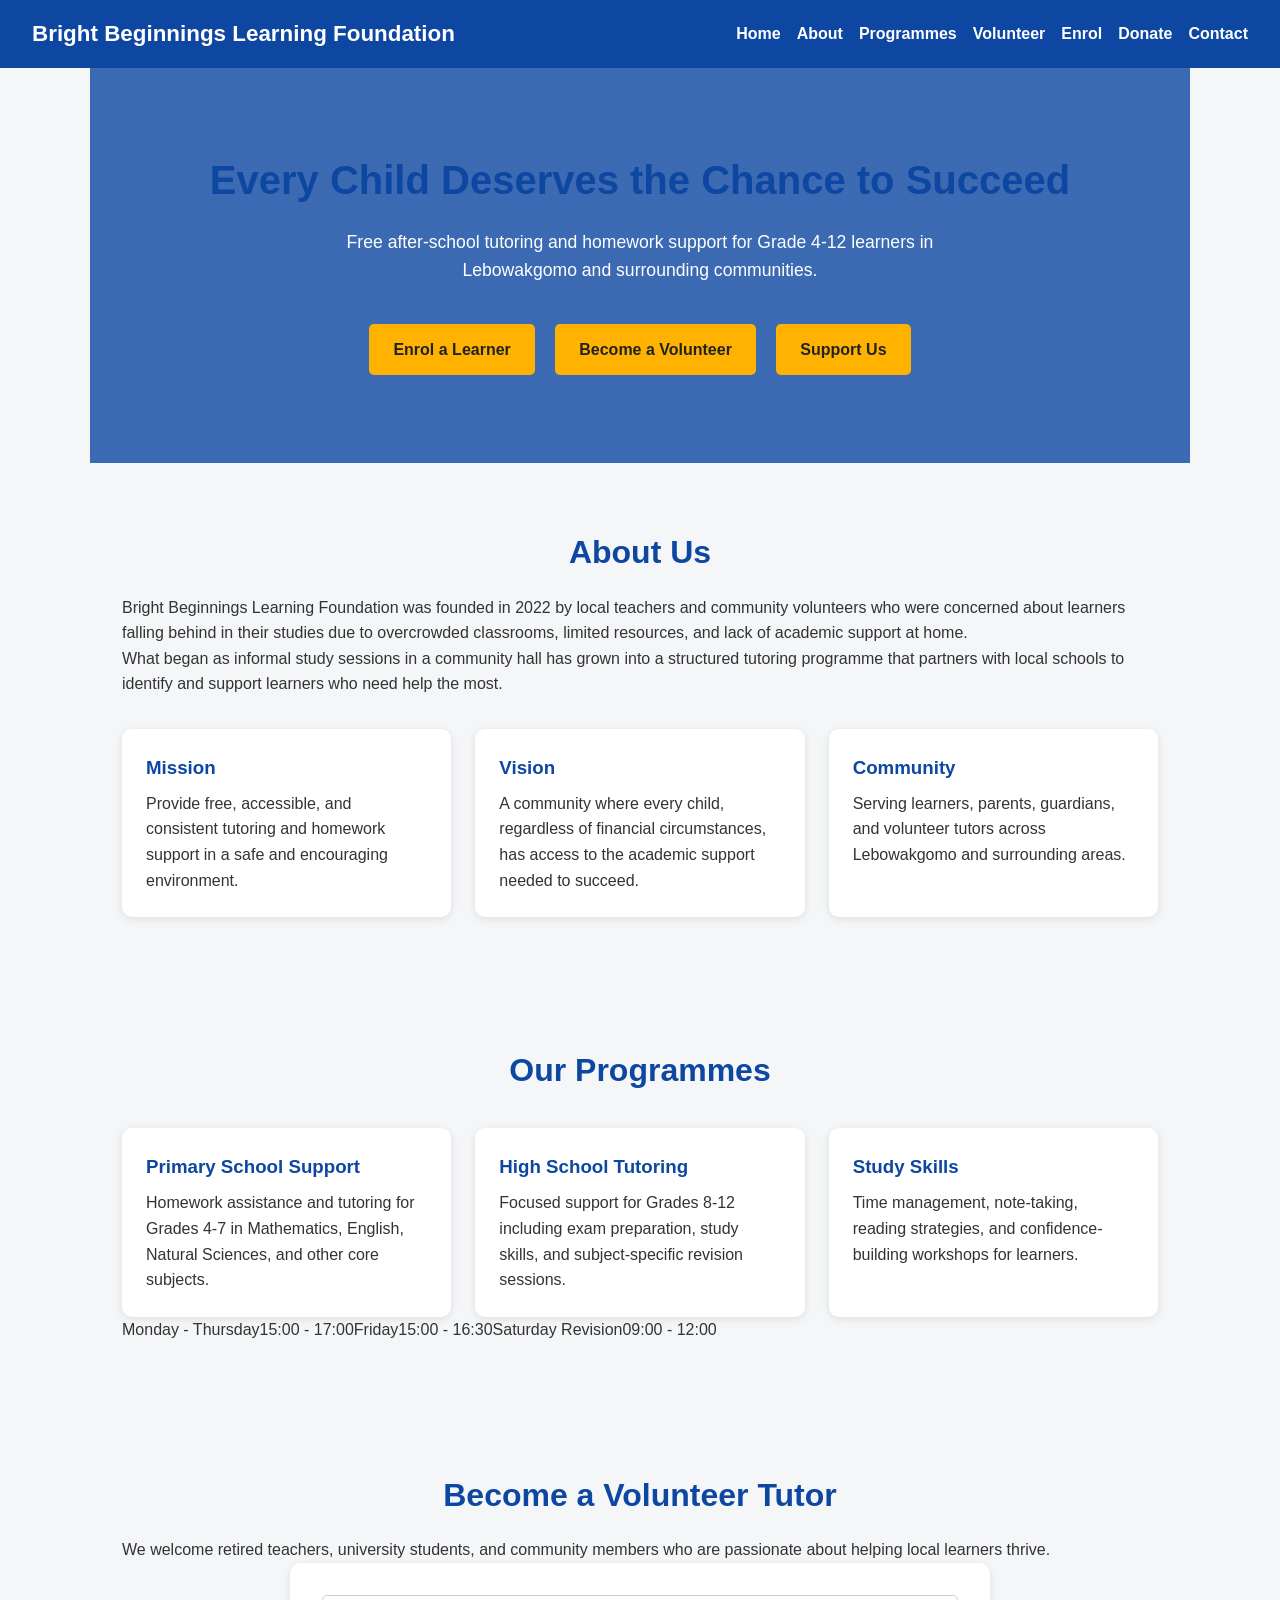
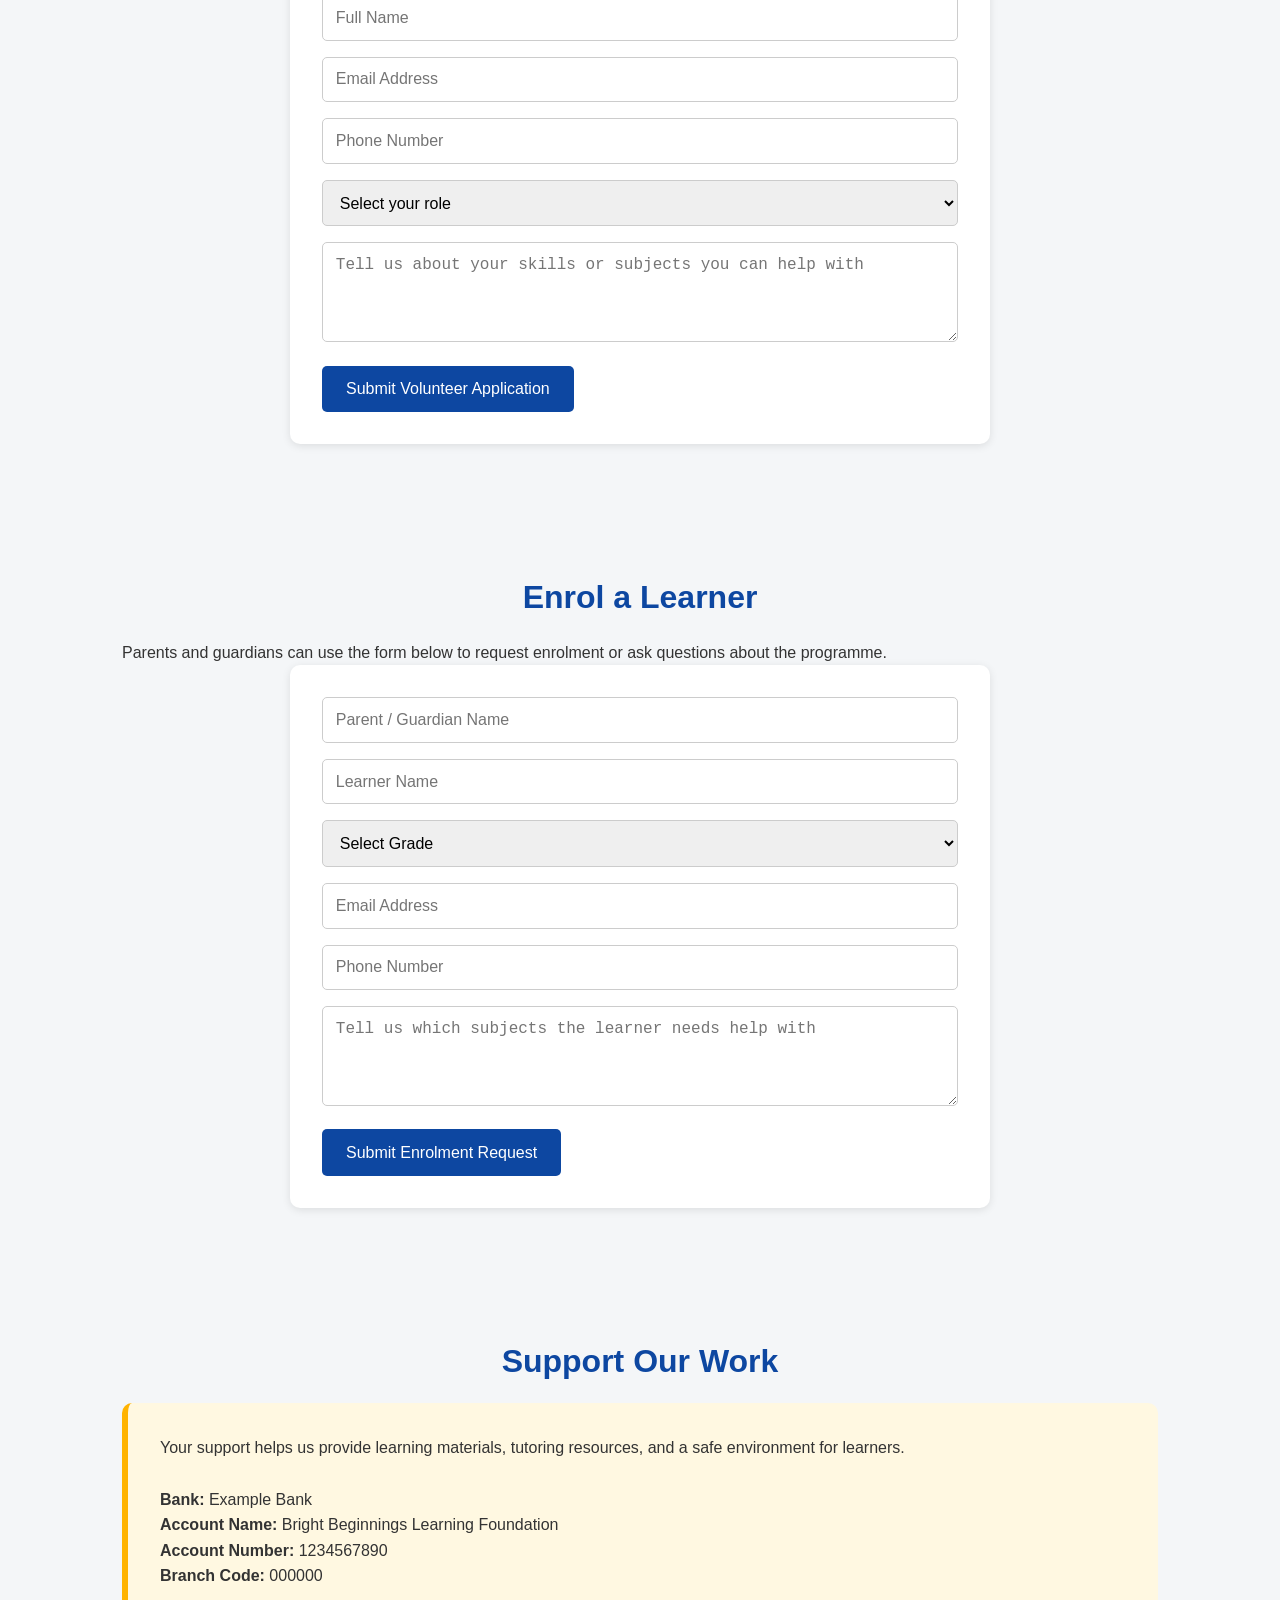
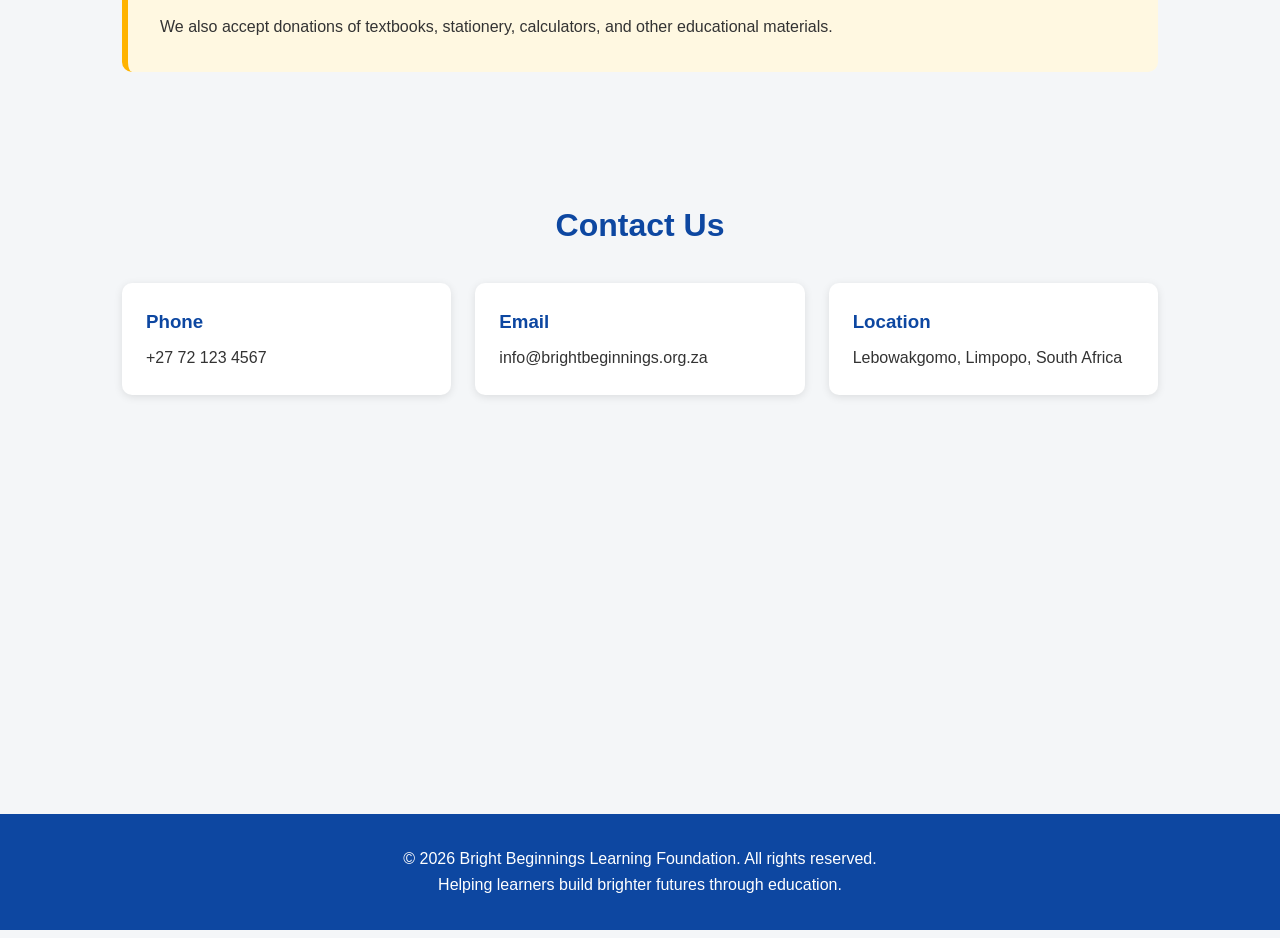
<file: index.html>
<!DOCTYPE html>
<html lang="en">
<head>
  <meta charset="UTF-8" />
  <meta name="viewport" content="width=device-width, initial-scale=1.0" />
  <title>Bright Beginnings Learning Foundation</title>
  <style>
    *{
      margin:0;
      padding:0;
      box-sizing:border-box;
    }

    body{
      font-family: Arial, Helvetica, sans-serif;
      line-height:1.6;
      background:#f4f6f8;
      color:#333;
    }

    header{
      background:#0d47a1;
      color:white;
      padding:1rem 2rem;
      position:sticky;
      top:0;
      z-index:1000;
    }

    nav{
      display:flex;
      justify-content:space-between;
      align-items:center;
      flex-wrap:wrap;
    }

    nav h1{
      font-size:1.4rem;
    }

    nav ul{
      display:flex;
      list-style:none;
      flex-wrap:wrap;
    }

    nav ul li{
      margin-left:1rem;
    }

    nav ul li a{
      color:white;
      text-decoration:none;
      font-weight:bold;
    }

    nav ul li a:hover{
      color:#ffd54f;
    }

    .hero{
      background:linear-gradient(rgba(13,71,161,0.8), rgba(13,71,161,0.8)),
      url("https://images.unsplash.com/photo-1509062522246-3755977927d7?auto=format&fit=crop&w=1200&q=80") center/cover no-repeat;
      color:white;
      text-align:center;
      padding:5rem 1rem;
    }

    .hero h2{
      font-size:2.5rem;
      margin-bottom:1rem;
    }

    .hero p{
      max-width:700px;
      margin:0 auto 2rem;
      font-size:1.1rem;
    }

    .btn{
      display:inline-block;
      background:#ffb300;
      color:#222;
      padding:0.8rem 1.5rem;
      margin:0.5rem;
      border-radius:5px;
      text-decoration:none;
      font-weight:bold;
    }

    .btn:hover{
      background:#ffd54f;
    }

    section{
      padding:4rem 2rem;
      max-width:1100px;
      margin:auto;
    }

    section h2{
      color:#0d47a1;
      margin-bottom:1rem;
      font-size:2rem;
      text-align:center;
    }

    .cards{
      display:grid;
      grid-template-columns:repeat(auto-fit,minmax(250px,1fr));
      gap:1.5rem;
      margin-top:2rem;
    }

    .card{
      background:white;
      padding:1.5rem;
      border-radius:10px;
      box-shadow:0 2px 8px rgba(0,0,0,0.1);
    }

    .card h3{
      color:#0d47a1;
      margin-bottom:0.5rem;
    }

    .form-container{
      background:white;
      padding:2rem;
      border-radius:10px;
      box-shadow:0 2px 8px rgba(0,0,0,0.1);
      max-width:700px;
      margin:auto;
    }

    form input,
    form textarea,
    form select{
      width:100%;
      padding:0.8rem;
      margin-bottom:1rem;
      border:1px solid #ccc;
      border-radius:5px;
      font-size:1rem;
    }

    form button{
      background:#0d47a1;
      color:white;
      padding:0.9rem 1.5rem;
      border:none;
      border-radius:5px;
      cursor:pointer;
      font-size:1rem;
    }

    form button:hover{
      background:#1565c0;
    }

    .donate{
      background:#fff8e1;
      border-left:6px solid #ffb300;
      padding:2rem;
      border-radius:10px;
    }

    iframe{
      width:100%;
      border:none;
      border-radius:10px;
      height:300px;
      margin-top:1rem;
    }

    footer{
      background:#0d47a1;
      color:white;
      text-align:center;
      padding:2rem 1rem;
      margin-top:2rem;
    }

    @media(max-width:768px){
      .hero h2{
        font-size:2rem;
      }

      nav{
        flex-direction:column;
        align-items:flex-start;
      }

      nav ul{
        margin-top:1rem;
      }

      nav ul li{
        margin:0.5rem 1rem 0.5rem 0;
      }
    }
  </style>
</head>
<body>

<header>
  <nav>
    <h1>Bright Beginnings Learning Foundation</h1>
    <ul>
      <li><a href="#home">Home</a></li>
      <li><a href="#about">About</a></li>
      <li><a href="#programmes">Programmes</a></li>
      <li><a href="#volunteer">Volunteer</a></li>
      <li><a href="#enrol">Enrol</a></li>
      <li><a href="#donate">Donate</a></li>
      <li><a href="#contact">Contact</a></li>
    </ul>
  </nav>
</header>

<section class="hero" id="home">
  <h2>Every Child Deserves the Chance to Succeed</h2>
  <p>Free after-school tutoring and homework support for Grade 4-12 learners in Lebowakgomo and surrounding communities.</p>
  <a href="#enrol" class="btn">Enrol a Learner</a>
  <a href="#volunteer" class="btn">Become a Volunteer</a>
  <a href="#donate" class="btn">Support Us</a>
</section>

<section id="about">
  <h2>About Us</h2>
  <p>Bright Beginnings Learning Foundation was founded in 2022 by local teachers and community volunteers who were concerned about learners falling behind in their studies due to overcrowded classrooms, limited resources, and lack of academic support at home.</p>
  <p>What began as informal study sessions in a community hall has grown into a structured tutoring programme that partners with local schools to identify and support learners who need help the most.</p>

  <div class="cards">
    <div class="card">
      <h3>Mission</h3>
      <p>Provide free, accessible, and consistent tutoring and homework support in a safe and encouraging environment.</p>
    </div>
    <div class="card">
      <h3>Vision</h3>
      <p>A community where every child, regardless of financial circumstances, has access to the academic support needed to succeed.</p>
    </div>
    <div class="card">
      <h3>Community</h3>
      <p>Serving learners, parents, guardians, and volunteer tutors across Lebowakgomo and surrounding areas.</p>
    </div>
  </div>
</section>

<section id="programmes">
  <h2>Our Programmes</h2>
  <div class="cards">
    <div class="card">
      <h3>Primary School Support</h3>
      <p>Homework assistance and tutoring for Grades 4-7 in Mathematics, English, Natural Sciences, and other core subjects.</p>
    </div>
    <div class="card">
      <h3>High School Tutoring</h3>
      <p>Focused support for Grades 8-12 including exam preparation, study skills, and subject-specific revision sessions.</p>
    </div>
    <div class="card">
      <h3>Study Skills</h3>
      <p>Time management, note-taking, reading strategies, and confidence-building workshops for learners.</p>
    </div>
  </div>

  <Box background="surface" border={1} radius="3xl" gap={2} padding={4} margin={{ top: 4 }}>
    <Text weight="semibold" value="Session Schedule (Example)"/>
    <Table columnSizing="equal" rowDivider={1}><Table.Row header><Table.Cell><Text weight="semibold" value="Day"/></Table.Cell><Table.Cell><Text weight="semibold" value="Time"/></Table.Cell></Table.Row><Table.Row><Table.Cell>Monday - Thursday</Table.Cell><Table.Cell>15:00 - 17:00</Table.Cell></Table.Row><Table.Row><Table.Cell>Friday</Table.Cell><Table.Cell>15:00 - 16:30</Table.Cell></Table.Row><Table.Row><Table.Cell>Saturday Revision</Table.Cell><Table.Cell>09:00 - 12:00</Table.Cell></Table.Row></Table>
  </Box>
</section>

<section id="volunteer">
  <h2>Become a Volunteer Tutor</h2>
  <p>We welcome retired teachers, university students, and community members who are passionate about helping local learners thrive.</p>

  <div class="form-container">
    <form>
      <input type="text" placeholder="Full Name" required>
      <input type="email" placeholder="Email Address" required>
      <input type="tel" placeholder="Phone Number" pattern="[0-9+\s-]{10,}" required>
      <select required>
        <option value="">Select your role</option>
        <option>University Student</option>
        <option>Retired Teacher</option>
        <option>Community Volunteer</option>
        <option>Other</option>
      </select>
      <textarea rows="4" placeholder="Tell us about your skills or subjects you can help with"></textarea>
      <button type="submit">Submit Volunteer Application</button>
    </form>
  </div>
</section>

<section id="enrol">
  <h2>Enrol a Learner</h2>
  <p>Parents and guardians can use the form below to request enrolment or ask questions about the programme.</p>

  <div class="form-container">
    <form>
      <input type="text" placeholder="Parent / Guardian Name" required>
      <input type="text" placeholder="Learner Name" required>
      <select required>
        <option value="">Select Grade</option>
        <option>Grade 4</option>
        <option>Grade 5</option>
        <option>Grade 6</option>
        <option>Grade 7</option>
        <option>Grade 8</option>
        <option>Grade 9</option>
        <option>Grade 10</option>
        <option>Grade 11</option>
        <option>Grade 12</option>
      </select>
      <input type="email" placeholder="Email Address" required>
      <input type="tel" placeholder="Phone Number" pattern="[0-9+\s-]{10,}" required>
      <textarea rows="4" placeholder="Tell us which subjects the learner needs help with"></textarea>
      <button type="submit">Submit Enrolment Request</button>
    </form>
  </div>
</section>

<section id="donate">
  <h2>Support Our Work</h2>

  <div class="donate">
    <p>Your support helps us provide learning materials, tutoring resources, and a safe environment for learners.</p>
    <br>
    <p><strong>Bank:</strong> Example Bank</p>
    <p><strong>Account Name:</strong> Bright Beginnings Learning Foundation</p>
    <p><strong>Account Number:</strong> 1234567890</p>
    <p><strong>Branch Code:</strong> 000000</p>
    <br>
    <p>We also accept donations of textbooks, stationery, calculators, and other educational materials.</p>
  </div>
</section>

<section id="contact">
  <h2>Contact Us</h2>

  <div class="cards">
    <div class="card">
      <h3>Phone</h3>
      <p>+27 72 123 4567</p>
    </div>
    <div class="card">
      <h3>Email</h3>
      <p>info@brightbeginnings.org.za</p>
    </div>
    <div class="card">
      <h3>Location</h3>
      <p>Lebowakgomo, Limpopo, South Africa</p>
    </div>
  </div>

  <iframe
    src="https://www.google.com/maps?q=Lebowakgomo,Limpopo,South%20Africa&output=embed"
    allowfullscreen
    loading="lazy"
    referrerpolicy="no-referrer-when-downgrade">
  </iframe>
</section>

<footer>
  <p>&copy; 2026 Bright Beginnings Learning Foundation. All rights reserved.</p>
  <p>Helping learners build brighter futures through education.</p>
</footer>

</body>
</html>
</file>
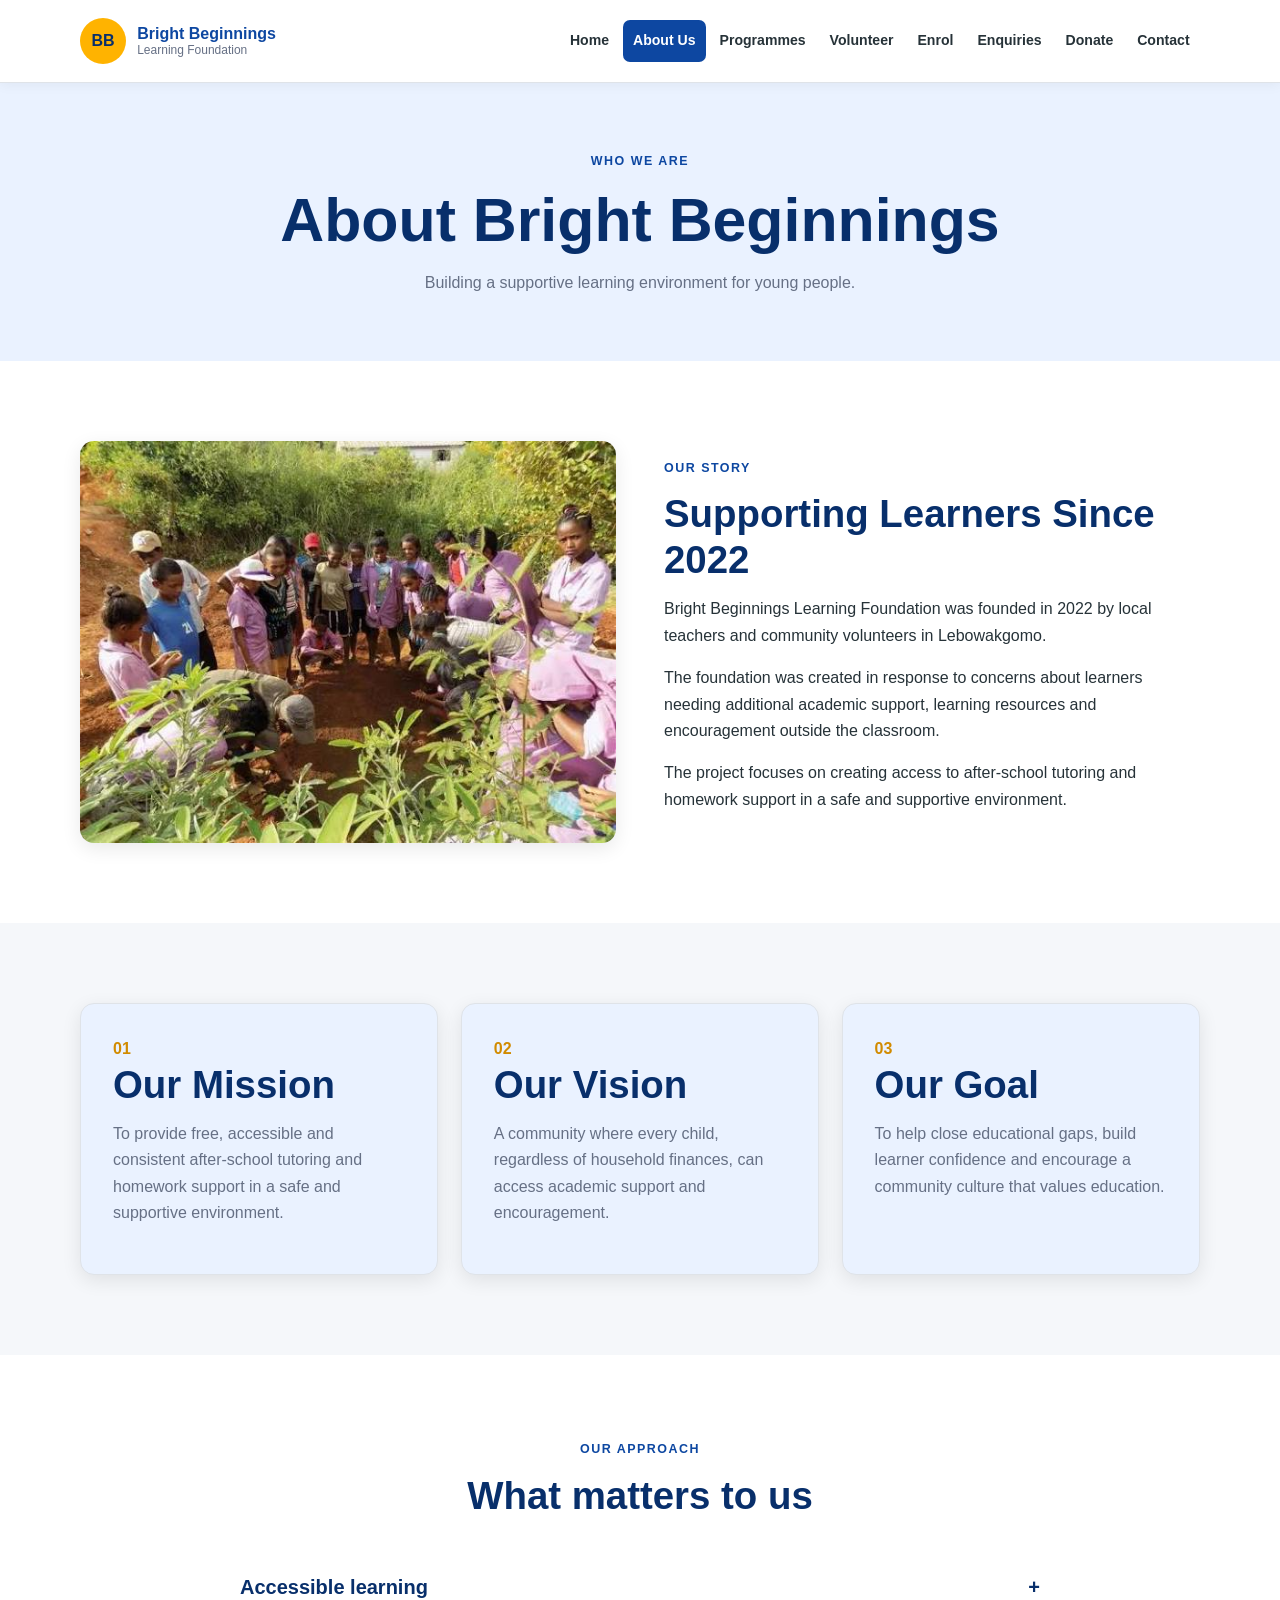
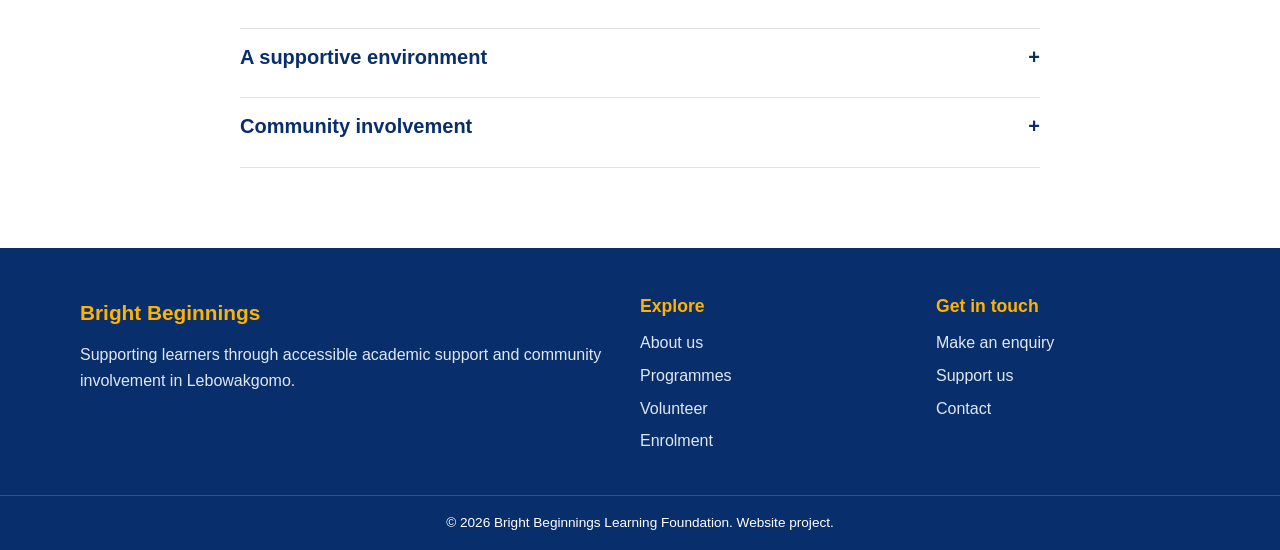
<file: Bright-Beginnings-Part3-Website/Bright-Beginnings-Part3/about.html>
<!DOCTYPE html>
<html lang="en">
<head>
  <meta charset="UTF-8">
  <meta name="viewport" content="width=device-width, initial-scale=1.0">
  <meta name="description" content="Learn about Bright Beginnings Learning Foundation, its mission, vision and community focus in Lebowakgomo.">
  <meta name="keywords" content="Bright Beginnings, tutoring, Lebowakgomo, education, learners, volunteers">
  <meta name="author" content="Bright Beginnings Learning Foundation">
  <meta name="robots" content="index, follow">
  <title>About Us | Bright Beginnings Learning Foundation</title>
  <link rel="stylesheet" href="style.css">
  <script src="script.js" defer></script>
</head>
<body class="page-about">
  <a class="skip-link" href="#main">Skip to content</a>
  <header class="site-header">
    <div class="container header-container">
      <a href="index.html" class="logo" aria-label="Bright Beginnings home">
        <span class="logo-icon">BB</span>
        <span class="logo-text"><strong>Bright Beginnings</strong><small>Learning Foundation</small></span>
      </a>
      <button class="menu-toggle" type="button" aria-expanded="false" aria-controls="primary-nav">☰ <span class="sr-only">Open menu</span></button>
      <nav class="main-navigation" id="primary-nav" aria-label="Main navigation">
        <ul class="nav-list"><li><a href="index.html" class="nav-link">Home</a></li>
<li><a href="about.html" class="nav-link active" aria-current="page">About Us</a></li>
<li><a href="programmes.html" class="nav-link">Programmes</a></li>
<li><a href="volunteer.html" class="nav-link">Volunteer</a></li>
<li><a href="enrolment.html" class="nav-link">Enrol</a></li>
<li><a href="enquiry.html" class="nav-link">Enquiries</a></li>
<li><a href="donate.html" class="nav-link">Donate</a></li>
<li><a href="contact.html" class="nav-link">Contact</a></li></ul>
      </nav>
    </div>
  </header>
  <main id="main">

    <section class="page-banner"><div class="container"><span class="section-label">WHO WE ARE</span><h1>About Bright Beginnings</h1><p>Building a supportive learning environment for young people.</p></div></section>
    <section class="section"><div class="container split-content">
      <div class="content-image"><img src="images/community.jpg" alt="Community education programme" loading="lazy"></div>
      <div><span class="section-label">OUR STORY</span><h2>Supporting Learners Since 2022</h2>
        <p>Bright Beginnings Learning Foundation was founded in 2022 by local teachers and community volunteers in Lebowakgomo.</p>
        <p>The foundation was created in response to concerns about learners needing additional academic support, learning resources and encouragement outside the classroom.</p>
        <p>The project focuses on creating access to after-school tutoring and homework support in a safe and supportive environment.</p>
      </div>
    </div></section>
    <section class="section soft-section"><div class="container cards-grid">
      <article class="info-card"><span class="card-number">01</span><h2>Our Mission</h2><p>To provide free, accessible and consistent after-school tutoring and homework support in a safe and supportive environment.</p></article>
      <article class="info-card"><span class="card-number">02</span><h2>Our Vision</h2><p>A community where every child, regardless of household finances, can access academic support and encouragement.</p></article>
      <article class="info-card"><span class="card-number">03</span><h2>Our Goal</h2><p>To help close educational gaps, build learner confidence and encourage a community culture that values education.</p></article>
    </div></section>
    <section class="section"><div class="container">
      <div class="section-heading"><span class="section-label">OUR APPROACH</span><h2>What matters to us</h2></div>
      <div class="faq-list">
        <article class="faq-item"><h3><button class="faq-question" aria-expanded="false" type="button">Accessible learning <span>+</span></button></h3><div class="faq-answer" hidden><p>We aim to make academic support accessible to learners who need additional help.</p></div></article>
        <article class="faq-item"><h3><button class="faq-question" aria-expanded="false" type="button">A supportive environment <span>+</span></button></h3><div class="faq-answer" hidden><p>We value encouragement, patience, respect and a positive attitude towards learning.</p></div></article>
        <article class="faq-item"><h3><button class="faq-question" aria-expanded="false" type="button">Community involvement <span>+</span></button></h3><div class="faq-answer" hidden><p>Parents, guardians, tutors and community members all have a role in supporting education.</p></div></article>
      </div>
    </div></section>
    
  </main>
  <footer class="site-footer">
    <div class="container footer-grid">
      <div><a href="index.html" class="footer-logo">Bright Beginnings</a>
        <p>Supporting learners through accessible academic support and community involvement in Lebowakgomo.</p>
      </div>
      <div><h2>Explore</h2><ul class="footer-links">
        <li><a href="about.html">About us</a></li><li><a href="programmes.html">Programmes</a></li>
        <li><a href="volunteer.html">Volunteer</a></li><li><a href="enrolment.html">Enrolment</a></li>
      </ul></div>
      <div><h2>Get in touch</h2><ul class="footer-links">
        <li><a href="enquiry.html">Make an enquiry</a></li><li><a href="donate.html">Support us</a></li>
        <li><a href="contact.html">Contact</a></li>
      </ul></div>
    </div>
    <div class="footer-bottom"><p>&copy; <span class="current-year"></span> Bright Beginnings Learning Foundation. Website project.</p></div>
  </footer>
</body>
</html>
</file>
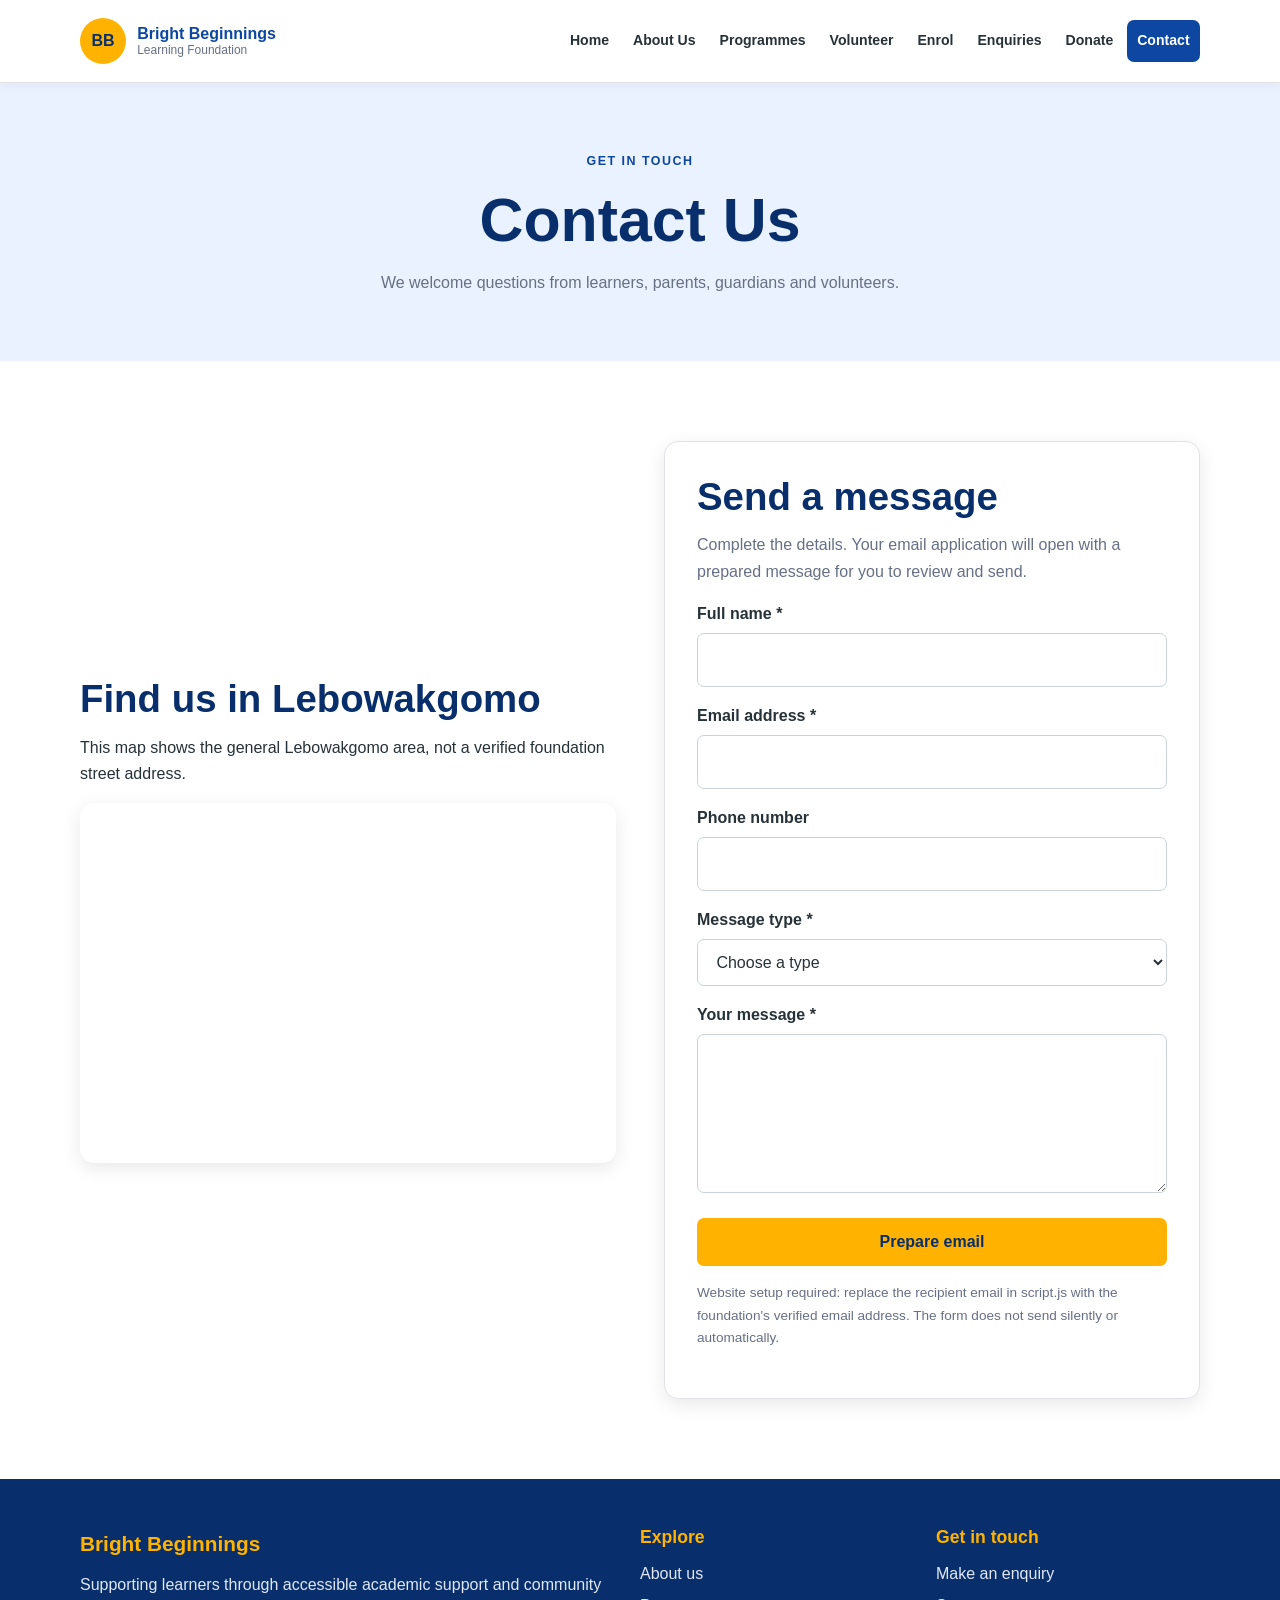
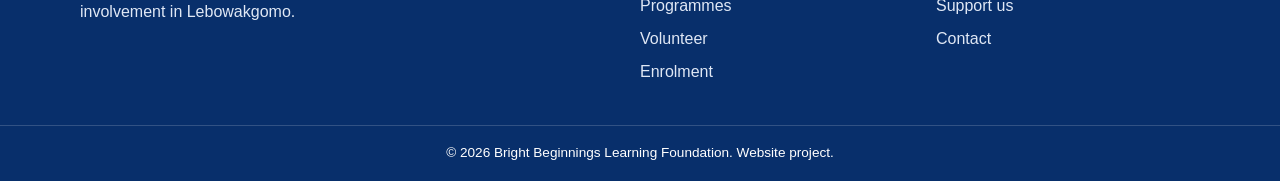
<file: Bright-Beginnings-Part3-Website/Bright-Beginnings-Part3/contact.html>
<!DOCTYPE html>
<html lang="en">
<head>
  <meta charset="UTF-8">
  <meta name="viewport" content="width=device-width, initial-scale=1.0">
  <meta name="description" content="Contact Bright Beginnings Learning Foundation in Lebowakgomo with questions about tutoring and community support.">
  <meta name="keywords" content="Bright Beginnings, tutoring, Lebowakgomo, education, learners, volunteers">
  <meta name="author" content="Bright Beginnings Learning Foundation">
  <meta name="robots" content="index, follow">
  <title>Contact Us | Bright Beginnings Learning Foundation</title>
  <link rel="stylesheet" href="style.css">
  <script src="script.js" defer></script>
</head>
<body class="page-contact">
  <a class="skip-link" href="#main">Skip to content</a>
  <header class="site-header">
    <div class="container header-container">
      <a href="index.html" class="logo" aria-label="Bright Beginnings home">
        <span class="logo-icon">BB</span>
        <span class="logo-text"><strong>Bright Beginnings</strong><small>Learning Foundation</small></span>
      </a>
      <button class="menu-toggle" type="button" aria-expanded="false" aria-controls="primary-nav">☰ <span class="sr-only">Open menu</span></button>
      <nav class="main-navigation" id="primary-nav" aria-label="Main navigation">
        <ul class="nav-list"><li><a href="index.html" class="nav-link">Home</a></li>
<li><a href="about.html" class="nav-link">About Us</a></li>
<li><a href="programmes.html" class="nav-link">Programmes</a></li>
<li><a href="volunteer.html" class="nav-link">Volunteer</a></li>
<li><a href="enrolment.html" class="nav-link">Enrol</a></li>
<li><a href="enquiry.html" class="nav-link">Enquiries</a></li>
<li><a href="donate.html" class="nav-link">Donate</a></li>
<li><a href="contact.html" class="nav-link active" aria-current="page">Contact</a></li></ul>
      </nav>
    </div>
  </header>
  <main id="main">

    <section class="page-banner"><div class="container"><span class="section-label">GET IN TOUCH</span><h1>Contact Us</h1><p>We welcome questions from learners, parents, guardians and volunteers.</p></div></section>
    <section class="section"><div class="container contact-layout">
      <div><h2>Find us in Lebowakgomo</h2><p>This map shows the general Lebowakgomo area, not a verified foundation street address.</p>
        <div class="map-container"><iframe title="Map of Lebowakgomo, Limpopo" src="https://www.google.com/maps?q=Lebowakgomo,+Limpopo,+South+Africa&output=embed" loading="lazy" referrerpolicy="no-referrer-when-downgrade" allowfullscreen></iframe></div>
      </div>
      <div class="form-card"><h2>Send a message</h2><p>Complete the details. Your email application will open with a prepared message for you to review and send.</p>
        <form id="contactForm">
          <div class="form-group"><label for="contactName">Full name *</label><input id="contactName" name="name" type="text" required minlength="2" autocomplete="name"></div>
          <div class="form-group"><label for="contactEmail">Email address *</label><input id="contactEmail" name="email" type="email" required autocomplete="email"></div>
          <div class="form-group"><label for="contactPhone">Phone number</label><input id="contactPhone" name="phone" type="tel" pattern="[0-9+() -]{7,20}" autocomplete="tel"></div>
          <div class="form-group"><label for="messageType">Message type *</label><select id="messageType" name="messageType" required><option value="">Choose a type</option><option>General question</option><option>Programme information</option><option>Enrolment</option><option>Volunteering</option><option>Donation or sponsorship</option></select></div>
          <div class="form-group"><label for="contactMessage">Your message *</label><textarea id="contactMessage" name="message" rows="5" required minlength="10"></textarea></div>
          <button class="btn btn-primary form-button" type="submit">Prepare email</button><p id="contactFeedback" class="form-feedback" aria-live="polite"></p>
        </form>
        <p class="small-note">Website setup required: replace the recipient email in script.js with the foundation's verified email address. The form does not send silently or automatically.</p>
      </div>
    </div></section>
    
  </main>
  <footer class="site-footer">
    <div class="container footer-grid">
      <div><a href="index.html" class="footer-logo">Bright Beginnings</a>
        <p>Supporting learners through accessible academic support and community involvement in Lebowakgomo.</p>
      </div>
      <div><h2>Explore</h2><ul class="footer-links">
        <li><a href="about.html">About us</a></li><li><a href="programmes.html">Programmes</a></li>
        <li><a href="volunteer.html">Volunteer</a></li><li><a href="enrolment.html">Enrolment</a></li>
      </ul></div>
      <div><h2>Get in touch</h2><ul class="footer-links">
        <li><a href="enquiry.html">Make an enquiry</a></li><li><a href="donate.html">Support us</a></li>
        <li><a href="contact.html">Contact</a></li>
      </ul></div>
    </div>
    <div class="footer-bottom"><p>&copy; <span class="current-year"></span> Bright Beginnings Learning Foundation. Website project.</p></div>
  </footer>
</body>
</html>
</file>
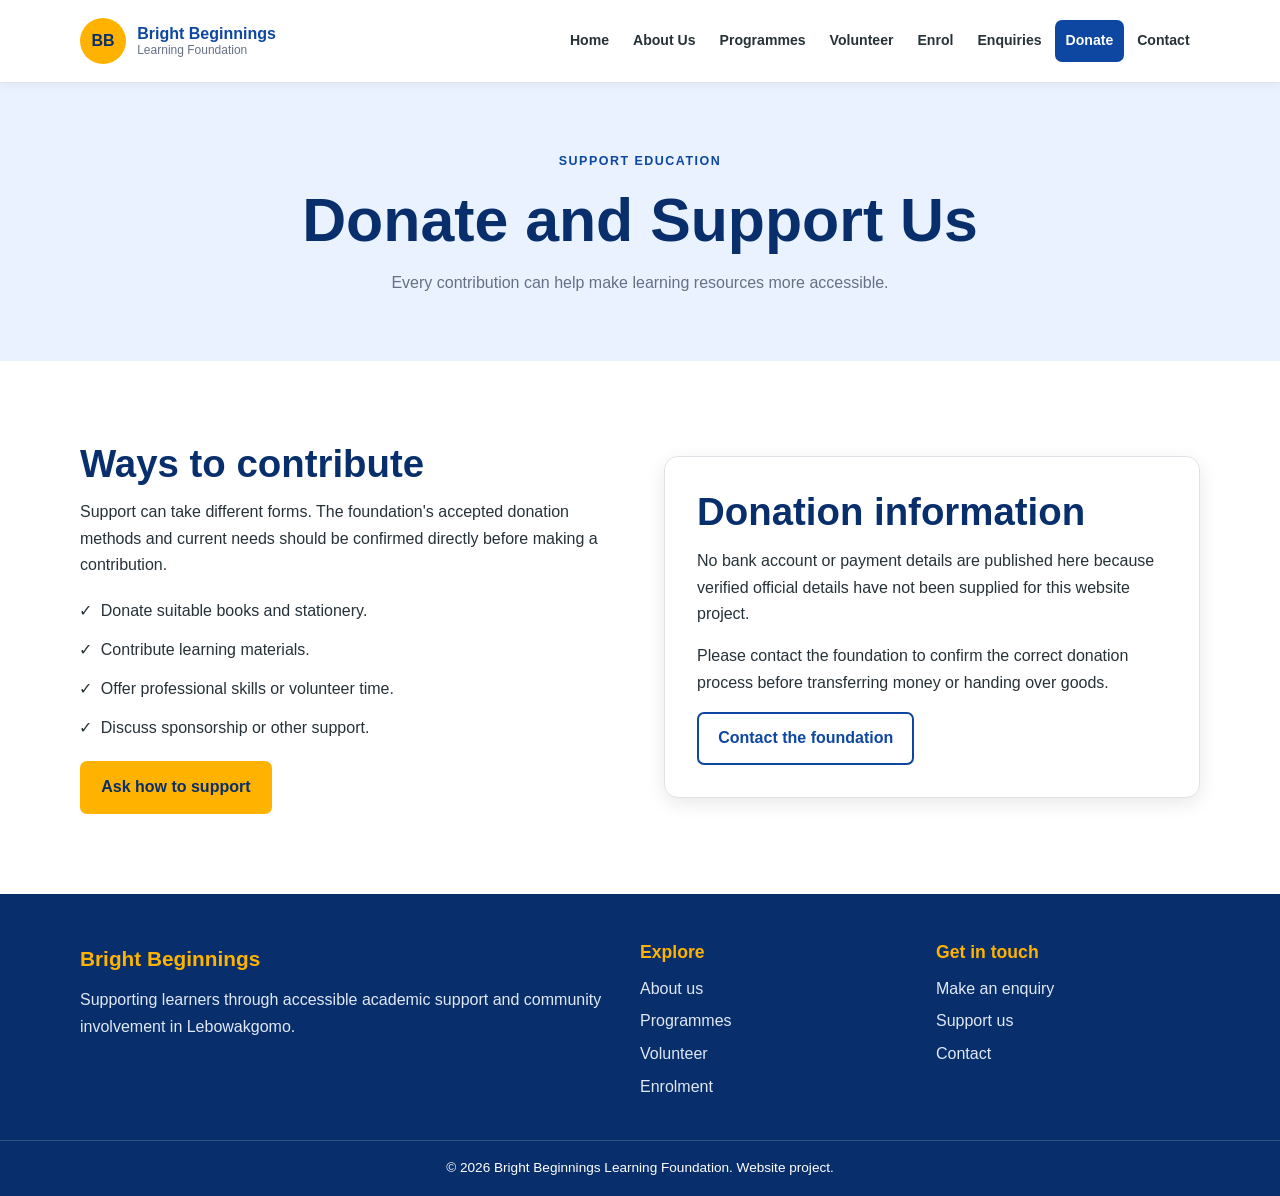
<file: Bright-Beginnings-Part3-Website/Bright-Beginnings-Part3/donate.html>
<!DOCTYPE html>
<html lang="en">
<head>
  <meta charset="UTF-8">
  <meta name="viewport" content="width=device-width, initial-scale=1.0">
  <meta name="description" content="Discover ways to support accessible education and tutoring for learners in Lebowakgomo.">
  <meta name="keywords" content="Bright Beginnings, tutoring, Lebowakgomo, education, learners, volunteers">
  <meta name="author" content="Bright Beginnings Learning Foundation">
  <meta name="robots" content="index, follow">
  <title>Donate and Support Us | Bright Beginnings Learning Foundation</title>
  <link rel="stylesheet" href="style.css">
  <script src="script.js" defer></script>
</head>
<body class="page-donate">
  <a class="skip-link" href="#main">Skip to content</a>
  <header class="site-header">
    <div class="container header-container">
      <a href="index.html" class="logo" aria-label="Bright Beginnings home">
        <span class="logo-icon">BB</span>
        <span class="logo-text"><strong>Bright Beginnings</strong><small>Learning Foundation</small></span>
      </a>
      <button class="menu-toggle" type="button" aria-expanded="false" aria-controls="primary-nav">☰ <span class="sr-only">Open menu</span></button>
      <nav class="main-navigation" id="primary-nav" aria-label="Main navigation">
        <ul class="nav-list"><li><a href="index.html" class="nav-link">Home</a></li>
<li><a href="about.html" class="nav-link">About Us</a></li>
<li><a href="programmes.html" class="nav-link">Programmes</a></li>
<li><a href="volunteer.html" class="nav-link">Volunteer</a></li>
<li><a href="enrolment.html" class="nav-link">Enrol</a></li>
<li><a href="enquiry.html" class="nav-link">Enquiries</a></li>
<li><a href="donate.html" class="nav-link active" aria-current="page">Donate</a></li>
<li><a href="contact.html" class="nav-link">Contact</a></li></ul>
      </nav>
    </div>
  </header>
  <main id="main">

    <section class="page-banner"><div class="container"><span class="section-label">SUPPORT EDUCATION</span><h1>Donate and Support Us</h1><p>Every contribution can help make learning resources more accessible.</p></div></section>
    <section class="section"><div class="container split-content">
      <div><h2>Ways to contribute</h2><p>Support can take different forms. The foundation's accepted donation methods and current needs should be confirmed directly before making a contribution.</p>
        <ul class="check-list"><li>Donate suitable books and stationery.</li><li>Contribute learning materials.</li><li>Offer professional skills or volunteer time.</li><li>Discuss sponsorship or other support.</li></ul>
        <a href="enquiry.html" class="btn btn-primary">Ask how to support</a>
      </div>
      <div class="donation-box"><h2>Donation information</h2><p>No bank account or payment details are published here because verified official details have not been supplied for this website project.</p><p>Please contact the foundation to confirm the correct donation process before transferring money or handing over goods.</p><a href="contact.html" class="btn btn-outline">Contact the foundation</a></div>
    </div></section>
    
  </main>
  <footer class="site-footer">
    <div class="container footer-grid">
      <div><a href="index.html" class="footer-logo">Bright Beginnings</a>
        <p>Supporting learners through accessible academic support and community involvement in Lebowakgomo.</p>
      </div>
      <div><h2>Explore</h2><ul class="footer-links">
        <li><a href="about.html">About us</a></li><li><a href="programmes.html">Programmes</a></li>
        <li><a href="volunteer.html">Volunteer</a></li><li><a href="enrolment.html">Enrolment</a></li>
      </ul></div>
      <div><h2>Get in touch</h2><ul class="footer-links">
        <li><a href="enquiry.html">Make an enquiry</a></li><li><a href="donate.html">Support us</a></li>
        <li><a href="contact.html">Contact</a></li>
      </ul></div>
    </div>
    <div class="footer-bottom"><p>&copy; <span class="current-year"></span> Bright Beginnings Learning Foundation. Website project.</p></div>
  </footer>
</body>
</html>
</file>
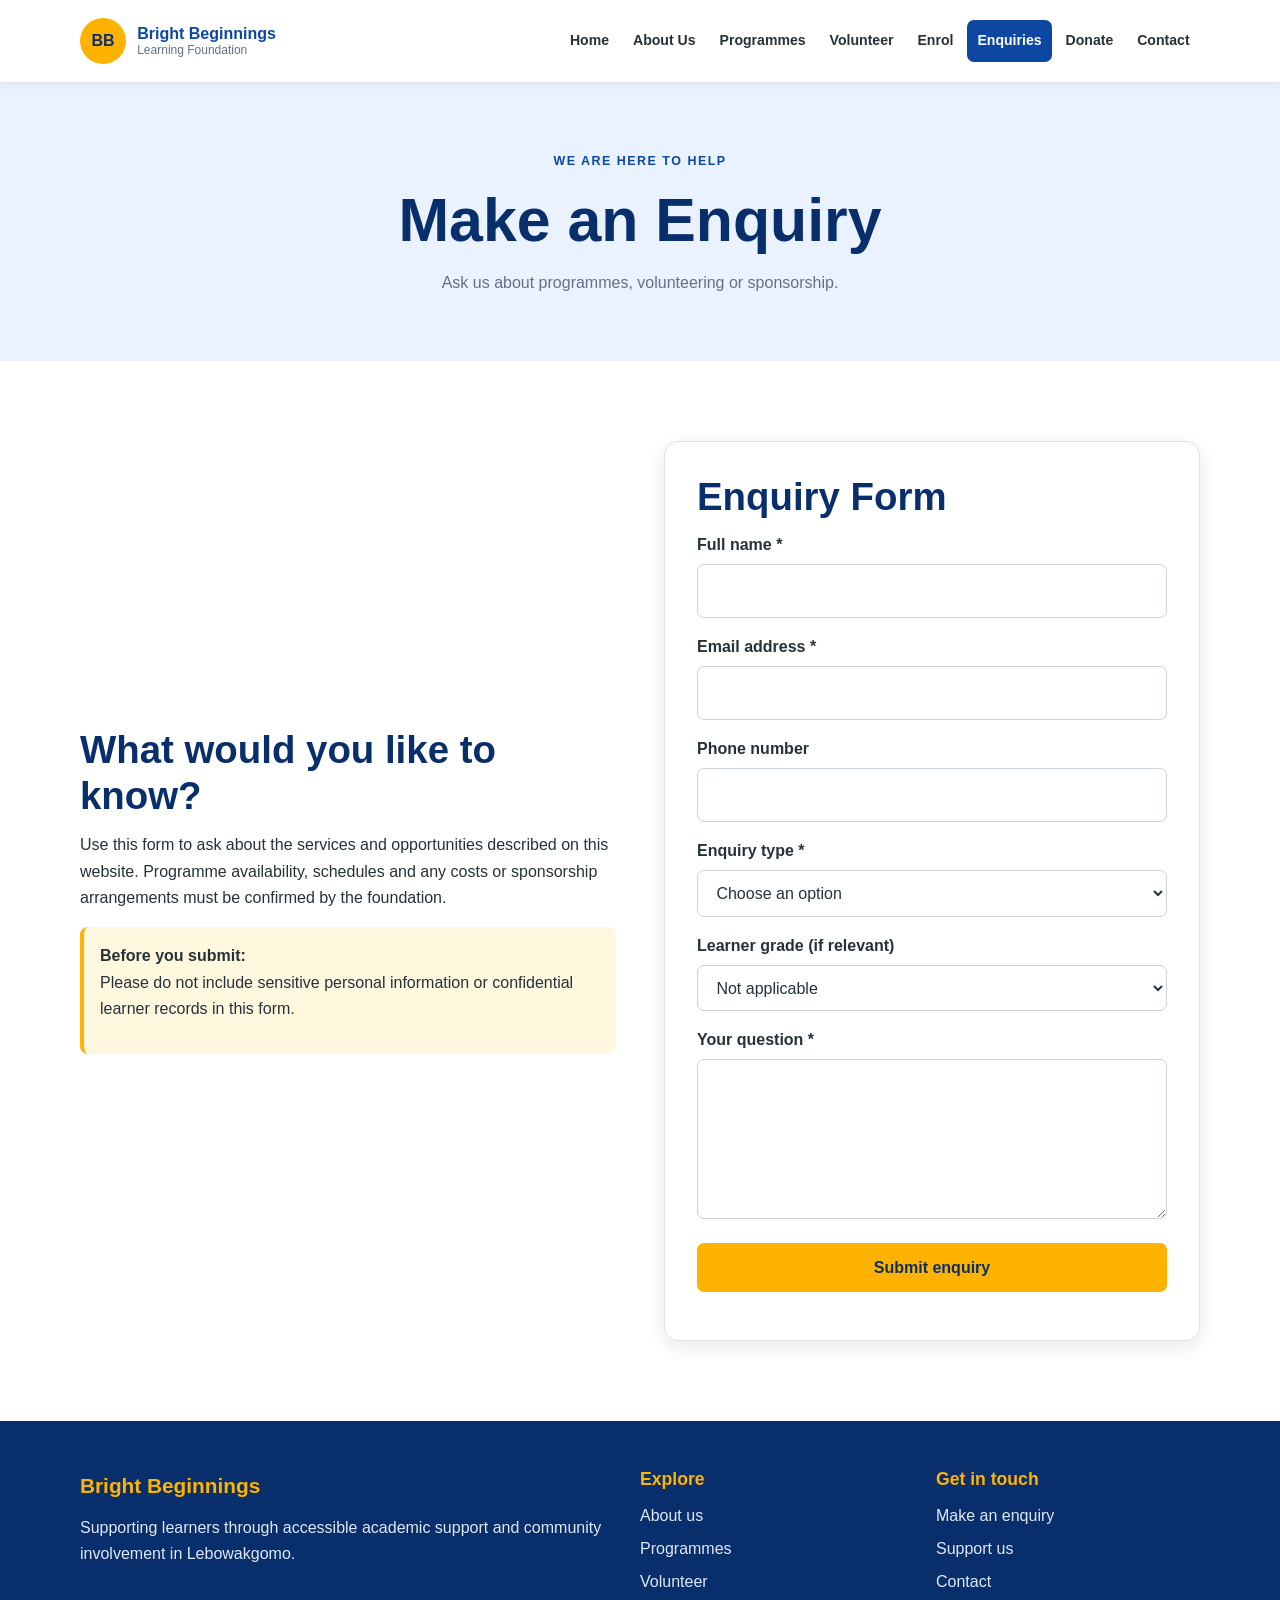
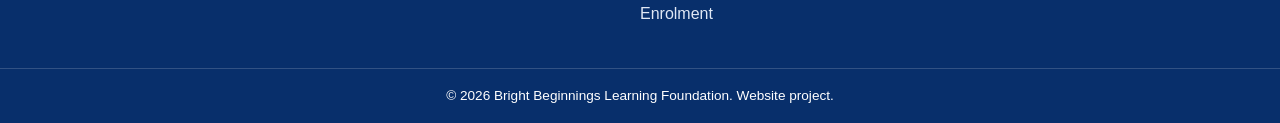
<file: Bright-Beginnings-Part3-Website/Bright-Beginnings-Part3/enquiry.html>
<!DOCTYPE html>
<html lang="en">
<head>
  <meta charset="UTF-8">
  <meta name="viewport" content="width=device-width, initial-scale=1.0">
  <meta name="description" content="Ask about tutoring programmes, volunteer opportunities, sponsorship and support.">
  <meta name="keywords" content="Bright Beginnings, tutoring, Lebowakgomo, education, learners, volunteers">
  <meta name="author" content="Bright Beginnings Learning Foundation">
  <meta name="robots" content="index, follow">
  <title>Enquiries | Bright Beginnings Learning Foundation</title>
  <link rel="stylesheet" href="style.css">
  <script src="script.js" defer></script>
</head>
<body class="page-enquiry">
  <a class="skip-link" href="#main">Skip to content</a>
  <header class="site-header">
    <div class="container header-container">
      <a href="index.html" class="logo" aria-label="Bright Beginnings home">
        <span class="logo-icon">BB</span>
        <span class="logo-text"><strong>Bright Beginnings</strong><small>Learning Foundation</small></span>
      </a>
      <button class="menu-toggle" type="button" aria-expanded="false" aria-controls="primary-nav">☰ <span class="sr-only">Open menu</span></button>
      <nav class="main-navigation" id="primary-nav" aria-label="Main navigation">
        <ul class="nav-list"><li><a href="index.html" class="nav-link">Home</a></li>
<li><a href="about.html" class="nav-link">About Us</a></li>
<li><a href="programmes.html" class="nav-link">Programmes</a></li>
<li><a href="volunteer.html" class="nav-link">Volunteer</a></li>
<li><a href="enrolment.html" class="nav-link">Enrol</a></li>
<li><a href="enquiry.html" class="nav-link active" aria-current="page">Enquiries</a></li>
<li><a href="donate.html" class="nav-link">Donate</a></li>
<li><a href="contact.html" class="nav-link">Contact</a></li></ul>
      </nav>
    </div>
  </header>
  <main id="main">

    <section class="page-banner"><div class="container"><span class="section-label">WE ARE HERE TO HELP</span><h1>Make an Enquiry</h1><p>Ask us about programmes, volunteering or sponsorship.</p></div></section>
    <section class="section"><div class="container two-column">
      <div><h2>What would you like to know?</h2><p>Use this form to ask about the services and opportunities described on this website. Programme availability, schedules and any costs or sponsorship arrangements must be confirmed by the foundation.</p>
        <div class="notice"><strong>Before you submit:</strong><p>Please do not include sensitive personal information or confidential learner records in this form.</p></div>
      </div>
      <div class="form-card"><h2>Enquiry Form</h2>
        <form name="enquiry" method="POST" data-netlify="true" netlify-honeypot="bot-field" id="enquiryForm">
          <input type="hidden" name="form-name" value="enquiry"><p class="hidden-field"><label>Do not fill this in: <input name="bot-field"></label></p>
          <div class="form-group"><label for="enquiryName">Full name *</label><input id="enquiryName" name="fullName" type="text" required minlength="2"></div>
          <div class="form-group"><label for="enquiryEmail">Email address *</label><input id="enquiryEmail" name="email" type="email" required></div>
          <div class="form-group"><label for="enquiryPhone">Phone number</label><input id="enquiryPhone" name="phone" type="tel" pattern="[0-9+() -]{7,20}"></div>
          <div class="form-group"><label for="enquiryType">Enquiry type *</label><select id="enquiryType" name="enquiryType" required><option value="">Choose an option</option><option>Programmes and tutoring</option><option>Enrolment</option><option>Volunteering</option><option>Sponsorship</option><option>Donations</option><option>Other</option></select></div>
          <div class="form-group"><label for="enquiryGrade">Learner grade (if relevant)</label><select id="enquiryGrade" name="learnerGrade"><option value="">Not applicable</option><option>Grade 4–7</option><option>Grade 8–12</option></select></div>
          <div class="form-group"><label for="enquiryMessage">Your question *</label><textarea id="enquiryMessage" name="message" rows="5" required minlength="10"></textarea></div>
          <button class="btn btn-primary form-button" type="submit">Submit enquiry</button><p class="form-feedback" aria-live="polite"></p>
        </form>
      </div>
    </div></section>
    
  </main>
  <footer class="site-footer">
    <div class="container footer-grid">
      <div><a href="index.html" class="footer-logo">Bright Beginnings</a>
        <p>Supporting learners through accessible academic support and community involvement in Lebowakgomo.</p>
      </div>
      <div><h2>Explore</h2><ul class="footer-links">
        <li><a href="about.html">About us</a></li><li><a href="programmes.html">Programmes</a></li>
        <li><a href="volunteer.html">Volunteer</a></li><li><a href="enrolment.html">Enrolment</a></li>
      </ul></div>
      <div><h2>Get in touch</h2><ul class="footer-links">
        <li><a href="enquiry.html">Make an enquiry</a></li><li><a href="donate.html">Support us</a></li>
        <li><a href="contact.html">Contact</a></li>
      </ul></div>
    </div>
    <div class="footer-bottom"><p>&copy; <span class="current-year"></span> Bright Beginnings Learning Foundation. Website project.</p></div>
  </footer>
</body>
</html>
</file>
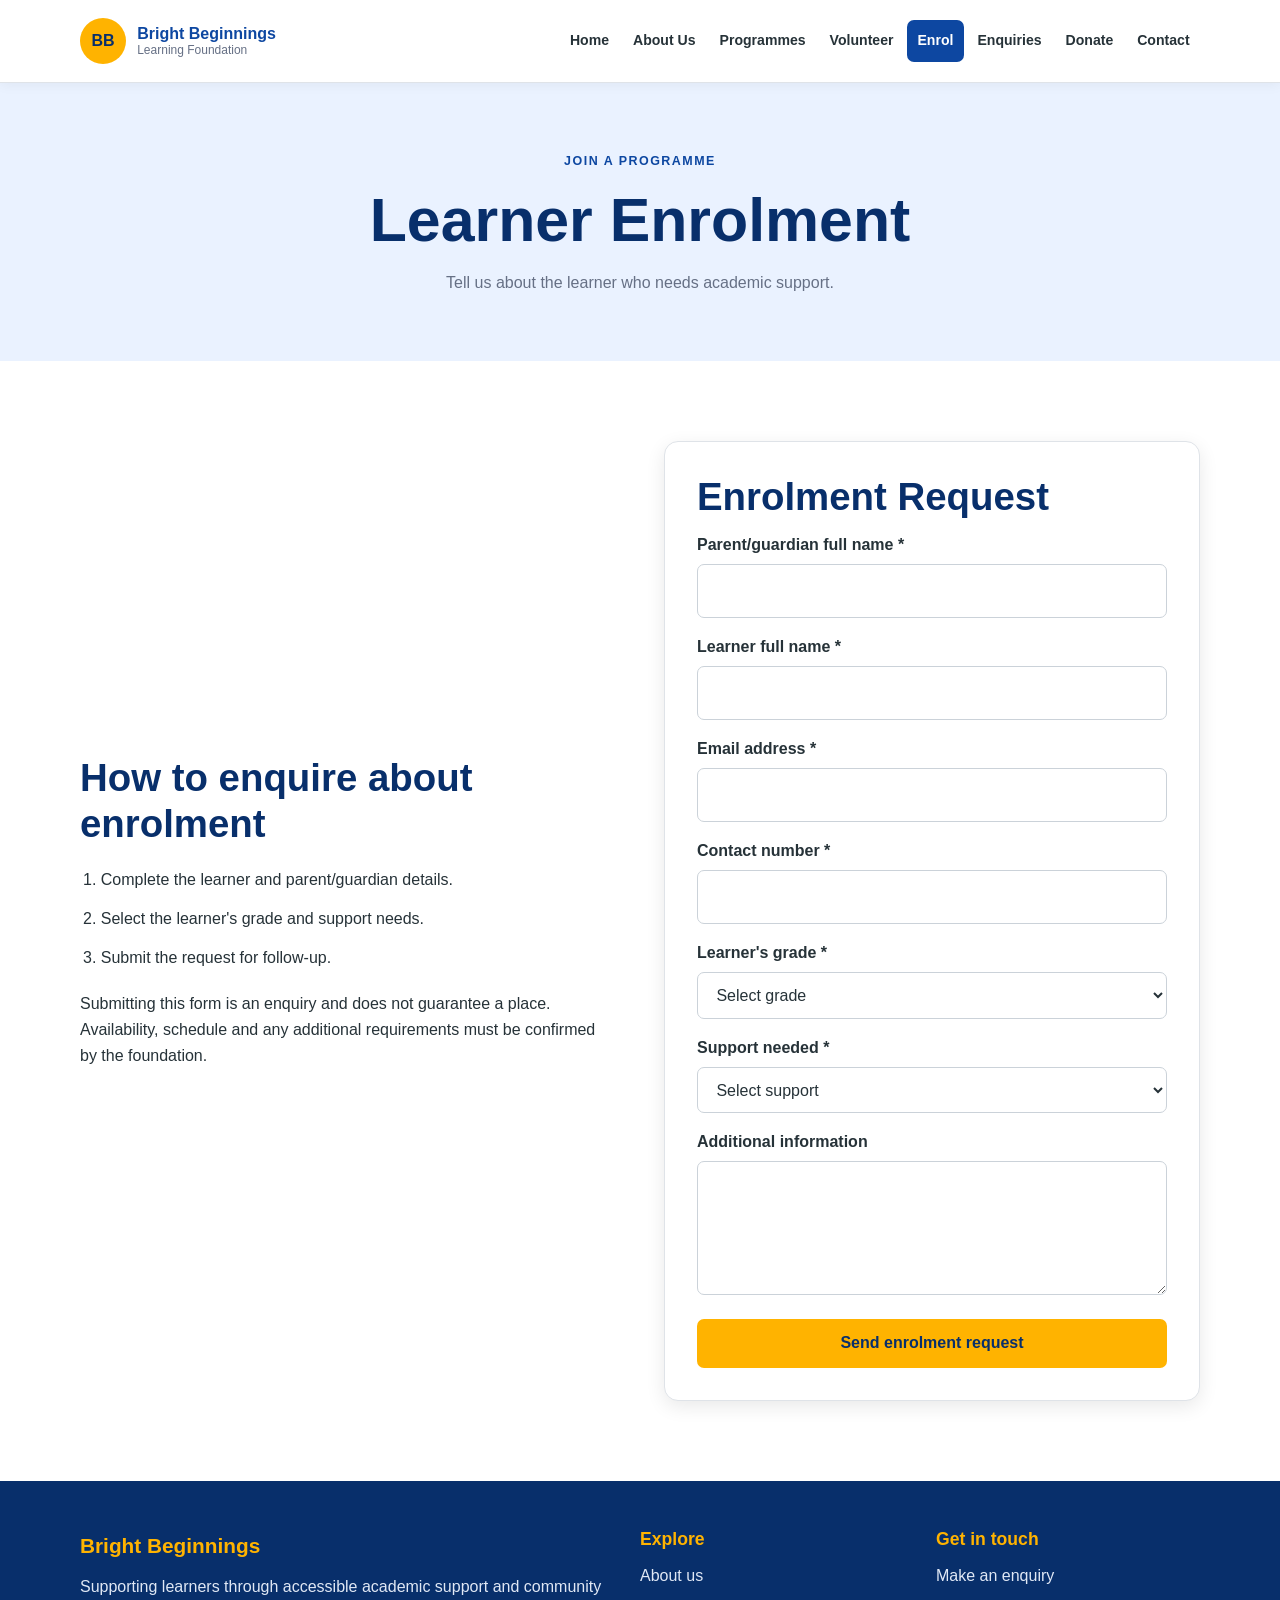
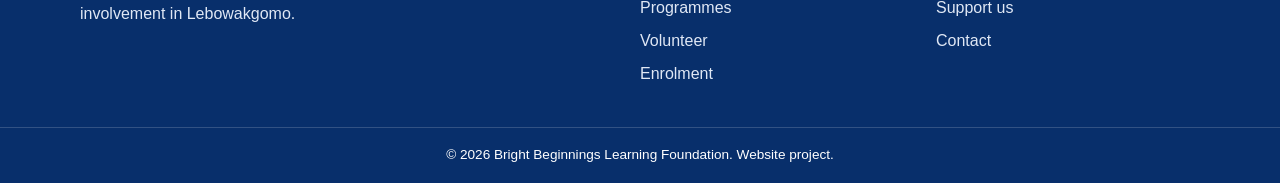
<file: Bright-Beginnings-Part3-Website/Bright-Beginnings-Part3/enrolment.html>
<!DOCTYPE html>
<html lang="en">
<head>
  <meta charset="UTF-8">
  <meta name="viewport" content="width=device-width, initial-scale=1.0">
  <meta name="description" content="Submit a learner enrolment request for academic support from Bright Beginnings Learning Foundation.">
  <meta name="keywords" content="Bright Beginnings, tutoring, Lebowakgomo, education, learners, volunteers">
  <meta name="author" content="Bright Beginnings Learning Foundation">
  <meta name="robots" content="index, follow">
  <title>Learner Enrolment | Bright Beginnings Learning Foundation</title>
  <link rel="stylesheet" href="style.css">
  <script src="script.js" defer></script>
</head>
<body class="page-enrolment">
  <a class="skip-link" href="#main">Skip to content</a>
  <header class="site-header">
    <div class="container header-container">
      <a href="index.html" class="logo" aria-label="Bright Beginnings home">
        <span class="logo-icon">BB</span>
        <span class="logo-text"><strong>Bright Beginnings</strong><small>Learning Foundation</small></span>
      </a>
      <button class="menu-toggle" type="button" aria-expanded="false" aria-controls="primary-nav">☰ <span class="sr-only">Open menu</span></button>
      <nav class="main-navigation" id="primary-nav" aria-label="Main navigation">
        <ul class="nav-list"><li><a href="index.html" class="nav-link">Home</a></li>
<li><a href="about.html" class="nav-link">About Us</a></li>
<li><a href="programmes.html" class="nav-link">Programmes</a></li>
<li><a href="volunteer.html" class="nav-link">Volunteer</a></li>
<li><a href="enrolment.html" class="nav-link active" aria-current="page">Enrol</a></li>
<li><a href="enquiry.html" class="nav-link">Enquiries</a></li>
<li><a href="donate.html" class="nav-link">Donate</a></li>
<li><a href="contact.html" class="nav-link">Contact</a></li></ul>
      </nav>
    </div>
  </header>
  <main id="main">

    <section class="page-banner"><div class="container"><span class="section-label">JOIN A PROGRAMME</span><h1>Learner Enrolment</h1><p>Tell us about the learner who needs academic support.</p></div></section>
    <section class="section"><div class="container two-column">
      <div><h2>How to enquire about enrolment</h2><ol class="number-list"><li>Complete the learner and parent/guardian details.</li><li>Select the learner's grade and support needs.</li><li>Submit the request for follow-up.</li></ol><p>Submitting this form is an enquiry and does not guarantee a place. Availability, schedule and any additional requirements must be confirmed by the foundation.</p></div>
      <div class="form-card"><h2>Enrolment Request</h2>
        <form name="enrolment" method="POST" data-netlify="true" netlify-honeypot="bot-field">
          <input type="hidden" name="form-name" value="enrolment"><p class="hidden-field"><label>Do not fill this in: <input name="bot-field"></label></p>
          <div class="form-group"><label for="guardianName">Parent/guardian full name *</label><input id="guardianName" name="guardianName" type="text" required minlength="2" autocomplete="name"></div>
          <div class="form-group"><label for="learnerName">Learner full name *</label><input id="learnerName" name="learnerName" type="text" required minlength="2"></div>
          <div class="form-group"><label for="guardianEmail">Email address *</label><input id="guardianEmail" name="email" type="email" required autocomplete="email"></div>
          <div class="form-group"><label for="guardianPhone">Contact number *</label><input id="guardianPhone" name="phone" type="tel" pattern="[0-9+() -]{7,20}" required autocomplete="tel"></div>
          <div class="form-group"><label for="learnerGrade">Learner's grade *</label><select id="learnerGrade" name="grade" required><option value="">Select grade</option><option>Grade 4</option><option>Grade 5</option><option>Grade 6</option><option>Grade 7</option><option>Grade 8</option><option>Grade 9</option><option>Grade 10</option><option>Grade 11</option><option>Grade 12</option></select></div>
          <div class="form-group"><label for="supportNeed">Support needed *</label><select id="supportNeed" name="supportNeeded" required><option value="">Select support</option><option>Homework assistance</option><option>Mathematics</option><option>Reading and language</option><option>Subject revision</option><option>Exam preparation</option><option>Study skills</option><option>Other</option></select></div>
          <div class="form-group"><label for="enrolMessage">Additional information</label><textarea id="enrolMessage" name="additionalInformation" rows="4"></textarea></div>
          <button class="btn btn-primary form-button" type="submit">Send enrolment request</button>
        </form>
      </div>
    </div></section>
    
  </main>
  <footer class="site-footer">
    <div class="container footer-grid">
      <div><a href="index.html" class="footer-logo">Bright Beginnings</a>
        <p>Supporting learners through accessible academic support and community involvement in Lebowakgomo.</p>
      </div>
      <div><h2>Explore</h2><ul class="footer-links">
        <li><a href="about.html">About us</a></li><li><a href="programmes.html">Programmes</a></li>
        <li><a href="volunteer.html">Volunteer</a></li><li><a href="enrolment.html">Enrolment</a></li>
      </ul></div>
      <div><h2>Get in touch</h2><ul class="footer-links">
        <li><a href="enquiry.html">Make an enquiry</a></li><li><a href="donate.html">Support us</a></li>
        <li><a href="contact.html">Contact</a></li>
      </ul></div>
    </div>
    <div class="footer-bottom"><p>&copy; <span class="current-year"></span> Bright Beginnings Learning Foundation. Website project.</p></div>
  </footer>
</body>
</html>
</file>
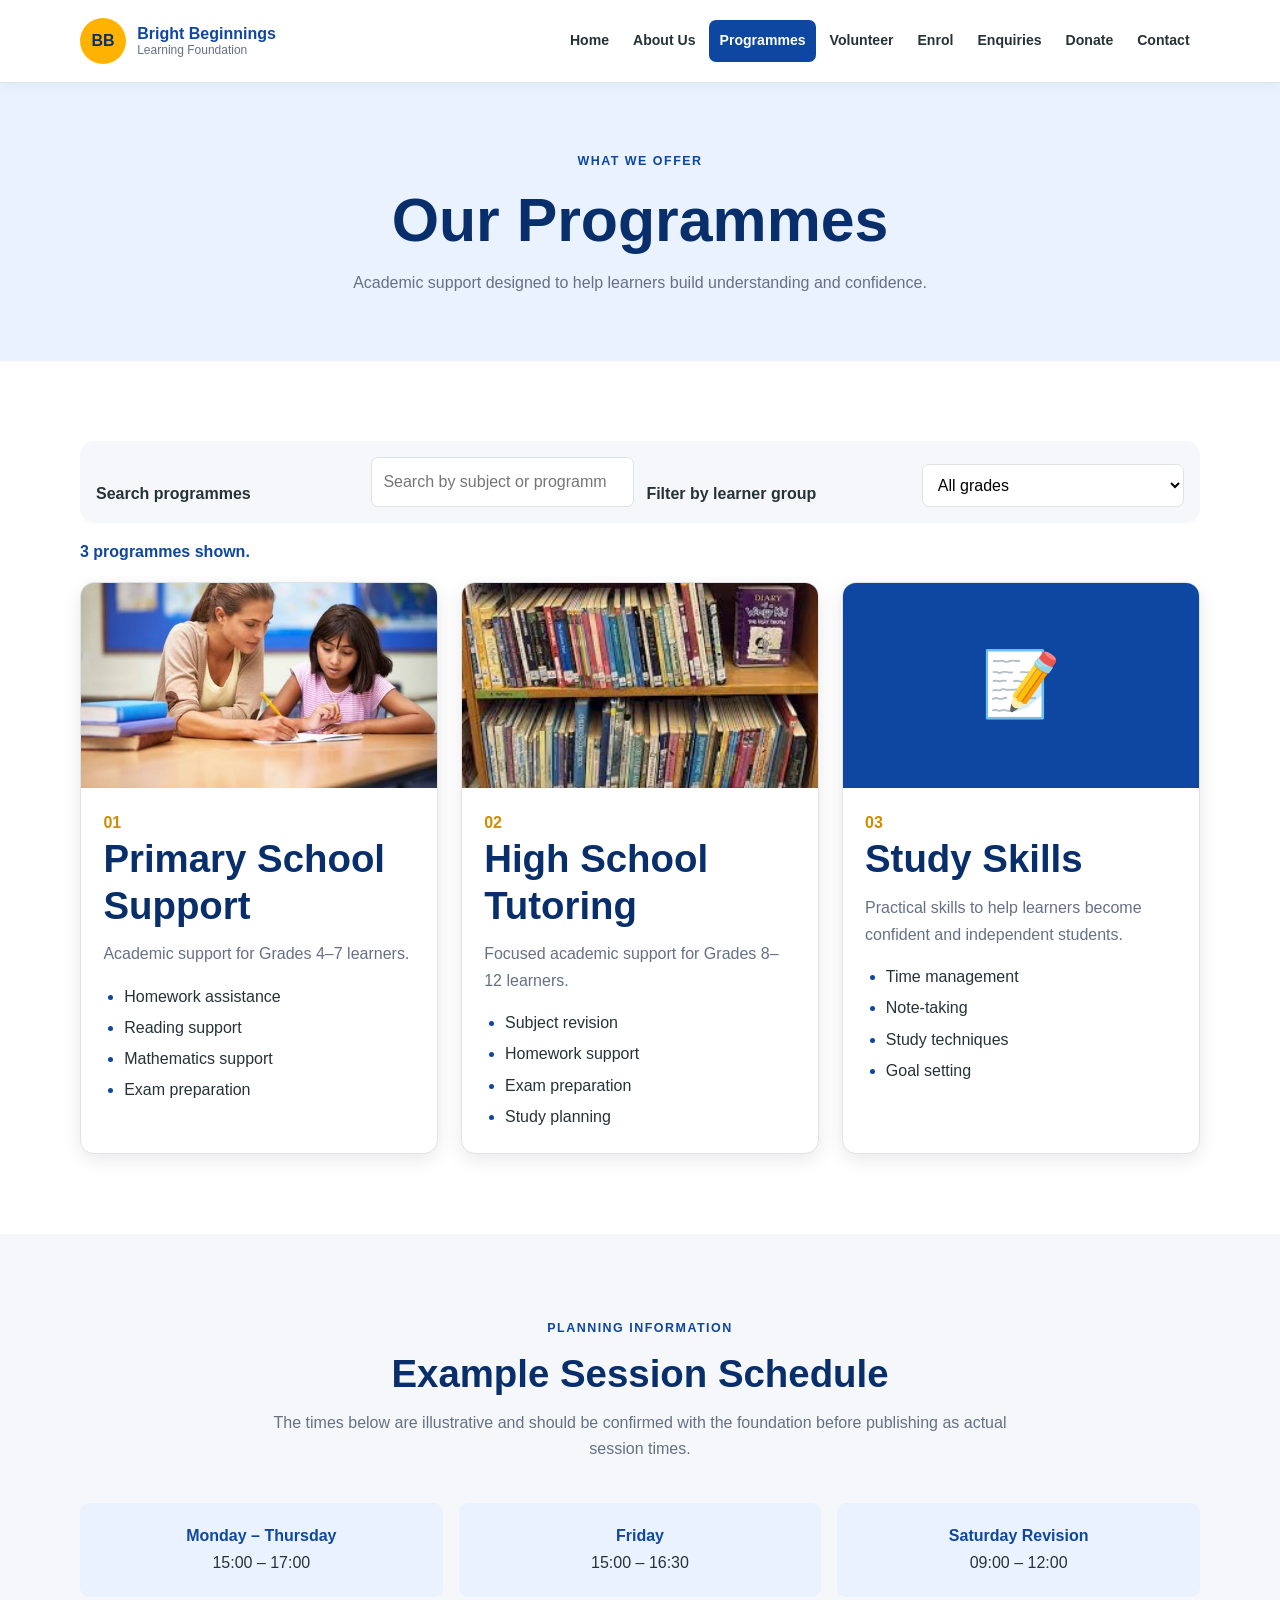
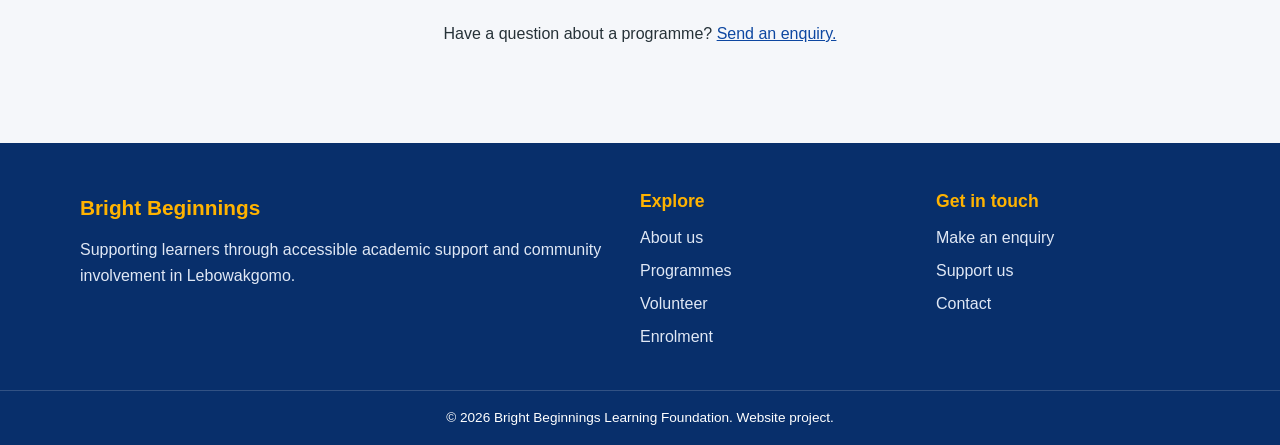
<file: Bright-Beginnings-Part3-Website/Bright-Beginnings-Part3/programmes.html>
<!DOCTYPE html>
<html lang="en">
<head>
  <meta charset="UTF-8">
  <meta name="viewport" content="width=device-width, initial-scale=1.0">
  <meta name="description" content="Explore tutoring and study skills support for Grade 4–12 learners in Lebowakgomo.">
  <meta name="keywords" content="Bright Beginnings, tutoring, Lebowakgomo, education, learners, volunteers">
  <meta name="author" content="Bright Beginnings Learning Foundation">
  <meta name="robots" content="index, follow">
  <title>Programmes | Bright Beginnings Learning Foundation</title>
  <link rel="stylesheet" href="style.css">
  <script src="script.js" defer></script>
</head>
<body class="page-programmes">
  <a class="skip-link" href="#main">Skip to content</a>
  <header class="site-header">
    <div class="container header-container">
      <a href="index.html" class="logo" aria-label="Bright Beginnings home">
        <span class="logo-icon">BB</span>
        <span class="logo-text"><strong>Bright Beginnings</strong><small>Learning Foundation</small></span>
      </a>
      <button class="menu-toggle" type="button" aria-expanded="false" aria-controls="primary-nav">☰ <span class="sr-only">Open menu</span></button>
      <nav class="main-navigation" id="primary-nav" aria-label="Main navigation">
        <ul class="nav-list"><li><a href="index.html" class="nav-link">Home</a></li>
<li><a href="about.html" class="nav-link">About Us</a></li>
<li><a href="programmes.html" class="nav-link active" aria-current="page">Programmes</a></li>
<li><a href="volunteer.html" class="nav-link">Volunteer</a></li>
<li><a href="enrolment.html" class="nav-link">Enrol</a></li>
<li><a href="enquiry.html" class="nav-link">Enquiries</a></li>
<li><a href="donate.html" class="nav-link">Donate</a></li>
<li><a href="contact.html" class="nav-link">Contact</a></li></ul>
      </nav>
    </div>
  </header>
  <main id="main">

    <section class="page-banner"><div class="container"><span class="section-label">WHAT WE OFFER</span><h1>Our Programmes</h1><p>Academic support designed to help learners build understanding and confidence.</p></div></section>
    <section class="section"><div class="container">
      <div class="filter-tools"><label for="programmeSearch">Search programmes</label><input id="programmeSearch" type="search" placeholder="Search by subject or programme...">
        <label for="gradeFilter">Filter by learner group</label><select id="gradeFilter"><option value="all">All grades</option><option value="4-7">Grades 4–7</option><option value="8-12">Grades 8–12</option><option value="all-grades">All learners</option></select></div>
      <p id="filterStatus" class="form-feedback" aria-live="polite"></p>
      <div class="programme-grid" id="programmeList">
        <article class="programme-card programme-item" data-grade="4-7" data-search="primary grade 4 5 6 7 homework reading mathematics revision exam">
          <img src="images/tutoring.jpg" alt="Primary school tutoring" loading="lazy"><div class="programme-content"><span class="programme-number">01</span><h2>Primary School Support</h2><p>Academic support for Grades 4–7 learners.</p><ul><li>Homework assistance</li><li>Reading support</li><li>Mathematics support</li><li>Exam preparation</li></ul></div>
        </article>
        <article class="programme-card programme-item" data-grade="8-12" data-search="high school grade 8 9 10 11 12 subject revision homework exam study planning">
          <img src="images/books.jpg" alt="Books and study resources" loading="lazy"><div class="programme-content"><span class="programme-number">02</span><h2>High School Tutoring</h2><p>Focused academic support for Grades 8–12 learners.</p><ul><li>Subject revision</li><li>Homework support</li><li>Exam preparation</li><li>Study planning</li></ul></div>
        </article>
        <article class="programme-card programme-item" data-grade="all-grades" data-search="study skills time management note taking techniques goal setting all grades">
          <div class="programme-icon" aria-hidden="true">📝</div><div class="programme-content"><span class="programme-number">03</span><h2>Study Skills</h2><p>Practical skills to help learners become confident and independent students.</p><ul><li>Time management</li><li>Note-taking</li><li>Study techniques</li><li>Goal setting</li></ul></div>
        </article>
      </div>
      <p id="noResults" class="empty-state" hidden>No programmes match your search. Try another word or grade group.</p>
    </div></section>
    <section class="section soft-section"><div class="container"><div class="section-heading"><span class="section-label">PLANNING INFORMATION</span><h2>Example Session Schedule</h2><p>The times below are illustrative and should be confirmed with the foundation before publishing as actual session times.</p></div>
      <div class="schedule-grid"><div class="schedule-item"><strong>Monday – Thursday</strong><span>15:00 – 17:00</span></div><div class="schedule-item"><strong>Friday</strong><span>15:00 – 16:30</span></div><div class="schedule-item"><strong>Saturday Revision</strong><span>09:00 – 12:00</span></div></div>
      <p class="center-text">Have a question about a programme? <a href="enquiry.html">Send an enquiry.</a></p>
    </div></section>
    
  </main>
  <footer class="site-footer">
    <div class="container footer-grid">
      <div><a href="index.html" class="footer-logo">Bright Beginnings</a>
        <p>Supporting learners through accessible academic support and community involvement in Lebowakgomo.</p>
      </div>
      <div><h2>Explore</h2><ul class="footer-links">
        <li><a href="about.html">About us</a></li><li><a href="programmes.html">Programmes</a></li>
        <li><a href="volunteer.html">Volunteer</a></li><li><a href="enrolment.html">Enrolment</a></li>
      </ul></div>
      <div><h2>Get in touch</h2><ul class="footer-links">
        <li><a href="enquiry.html">Make an enquiry</a></li><li><a href="donate.html">Support us</a></li>
        <li><a href="contact.html">Contact</a></li>
      </ul></div>
    </div>
    <div class="footer-bottom"><p>&copy; <span class="current-year"></span> Bright Beginnings Learning Foundation. Website project.</p></div>
  </footer>
</body>
</html>
</file>
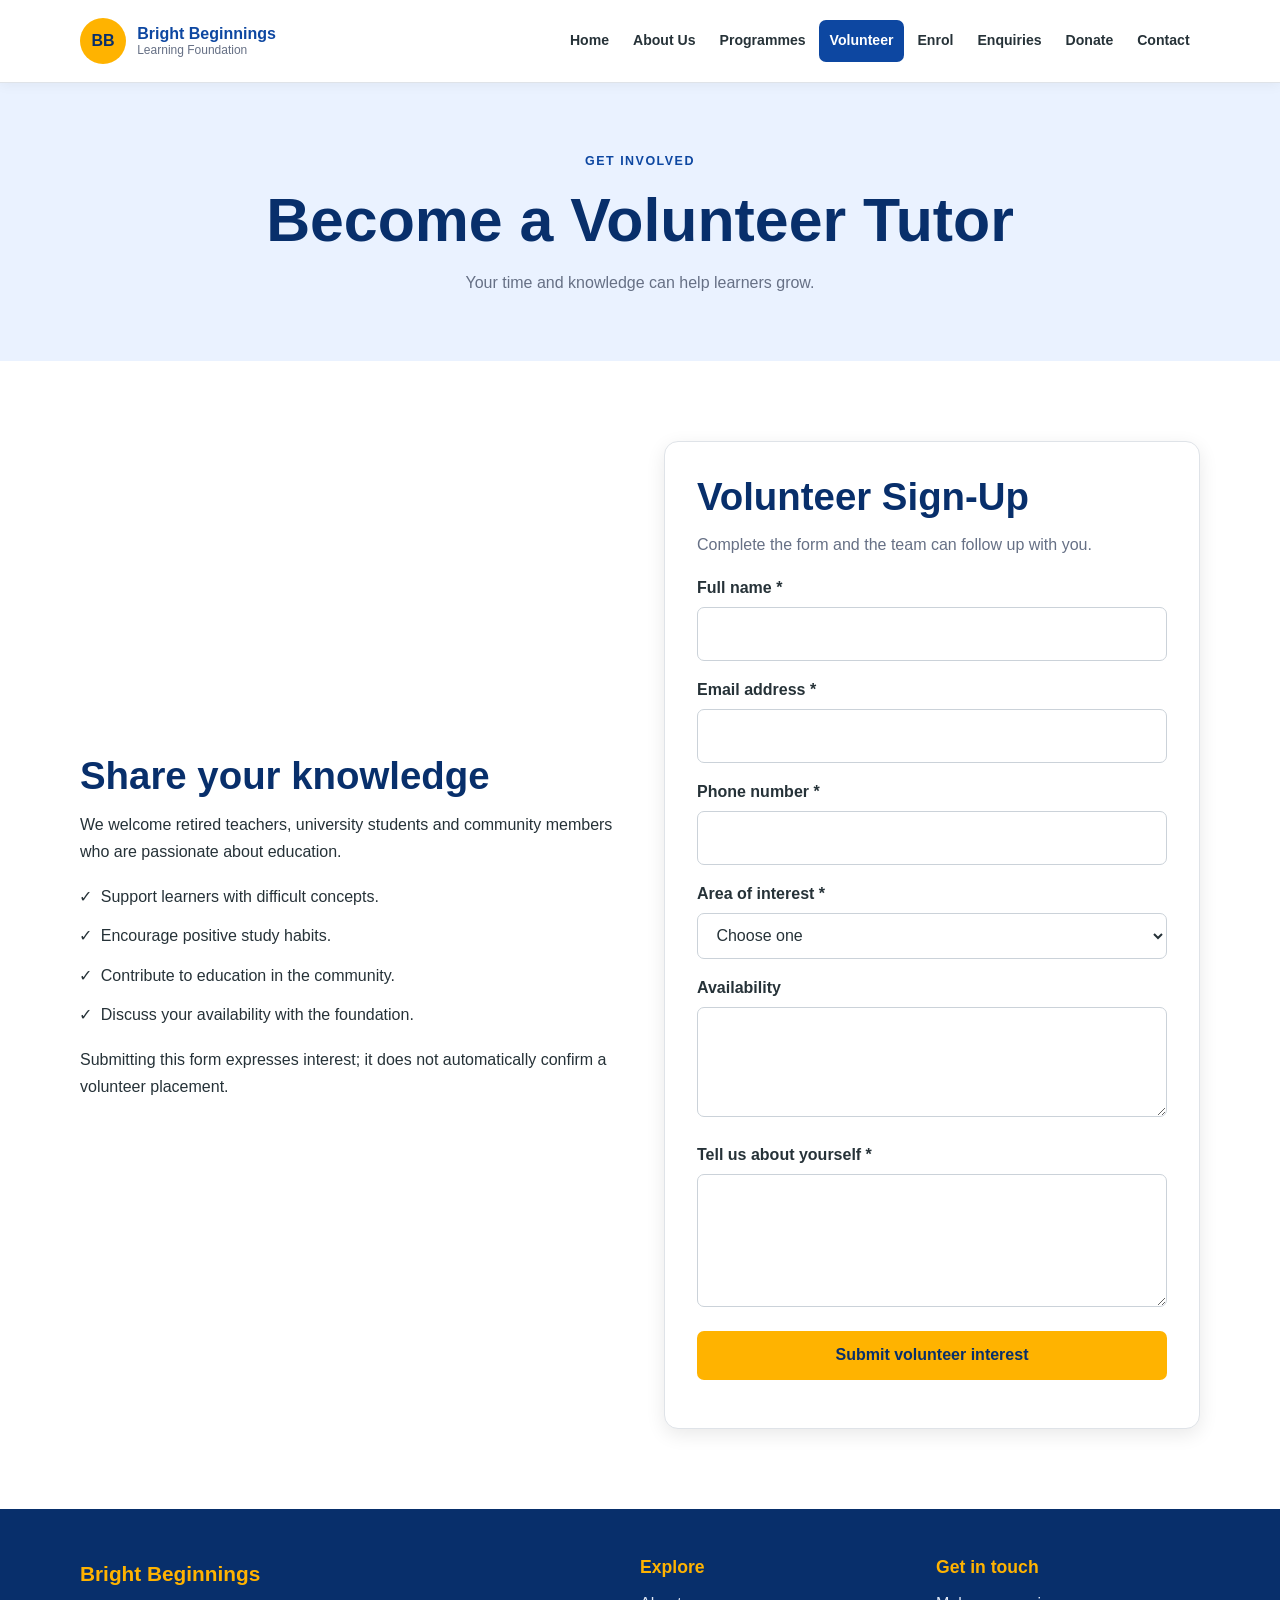
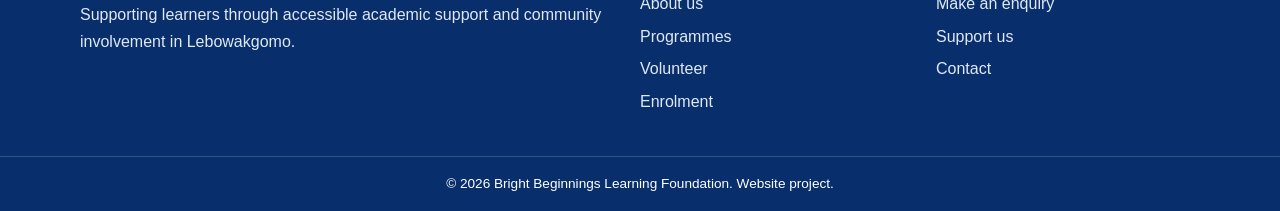
<file: Bright-Beginnings-Part3-Website/Bright-Beginnings-Part3/volunteer.html>
<!DOCTYPE html>
<html lang="en">
<head>
  <meta charset="UTF-8">
  <meta name="viewport" content="width=device-width, initial-scale=1.0">
  <meta name="description" content="Find out how to volunteer as a tutor and submit your interest to Bright Beginnings Learning Foundation.">
  <meta name="keywords" content="Bright Beginnings, tutoring, Lebowakgomo, education, learners, volunteers">
  <meta name="author" content="Bright Beginnings Learning Foundation">
  <meta name="robots" content="index, follow">
  <title>Volunteer | Bright Beginnings Learning Foundation</title>
  <link rel="stylesheet" href="style.css">
  <script src="script.js" defer></script>
</head>
<body class="page-volunteer">
  <a class="skip-link" href="#main">Skip to content</a>
  <header class="site-header">
    <div class="container header-container">
      <a href="index.html" class="logo" aria-label="Bright Beginnings home">
        <span class="logo-icon">BB</span>
        <span class="logo-text"><strong>Bright Beginnings</strong><small>Learning Foundation</small></span>
      </a>
      <button class="menu-toggle" type="button" aria-expanded="false" aria-controls="primary-nav">☰ <span class="sr-only">Open menu</span></button>
      <nav class="main-navigation" id="primary-nav" aria-label="Main navigation">
        <ul class="nav-list"><li><a href="index.html" class="nav-link">Home</a></li>
<li><a href="about.html" class="nav-link">About Us</a></li>
<li><a href="programmes.html" class="nav-link">Programmes</a></li>
<li><a href="volunteer.html" class="nav-link active" aria-current="page">Volunteer</a></li>
<li><a href="enrolment.html" class="nav-link">Enrol</a></li>
<li><a href="enquiry.html" class="nav-link">Enquiries</a></li>
<li><a href="donate.html" class="nav-link">Donate</a></li>
<li><a href="contact.html" class="nav-link">Contact</a></li></ul>
      </nav>
    </div>
  </header>
  <main id="main">

    <section class="page-banner"><div class="container"><span class="section-label">GET INVOLVED</span><h1>Become a Volunteer Tutor</h1><p>Your time and knowledge can help learners grow.</p></div></section>
    <section class="section"><div class="container two-column">
      <div><h2>Share your knowledge</h2><p>We welcome retired teachers, university students and community members who are passionate about education.</p>
        <ul class="check-list"><li>Support learners with difficult concepts.</li><li>Encourage positive study habits.</li><li>Contribute to education in the community.</li><li>Discuss your availability with the foundation.</li></ul>
        <p>Submitting this form expresses interest; it does not automatically confirm a volunteer placement.</p>
      </div>
      <div class="form-card"><h2>Volunteer Sign-Up</h2><p>Complete the form and the team can follow up with you.</p>
        <form name="volunteer" method="POST" data-netlify="true" netlify-honeypot="bot-field">
          <input type="hidden" name="form-name" value="volunteer"><p class="hidden-field"><label>Do not fill this in: <input name="bot-field"></label></p>
          <div class="form-group"><label for="volunteerName">Full name *</label><input id="volunteerName" name="fullName" type="text" autocomplete="name" required minlength="2"></div>
          <div class="form-group"><label for="volunteerEmail">Email address *</label><input id="volunteerEmail" name="email" type="email" autocomplete="email" required></div>
          <div class="form-group"><label for="volunteerPhone">Phone number *</label><input id="volunteerPhone" name="phone" type="tel" autocomplete="tel" pattern="[0-9+() -]{7,20}" required></div>
          <div class="form-group"><label for="volunteerRole">Area of interest *</label><select id="volunteerRole" name="areaOfInterest" required><option value="">Choose one</option><option>Primary school tutoring</option><option>High school tutoring</option><option>Study skills support</option><option>General volunteering</option></select></div>
          <div class="form-group"><label for="volunteerAvailability">Availability</label><textarea id="volunteerAvailability" name="availability" rows="3"></textarea></div>
          <div class="form-group"><label for="volunteerMessage">Tell us about yourself *</label><textarea id="volunteerMessage" name="message" rows="4" required minlength="10"></textarea></div>
          <button class="btn btn-primary form-button" type="submit">Submit volunteer interest</button><p class="form-feedback" aria-live="polite"></p>
        </form>
      </div>
    </div></section>
    
  </main>
  <footer class="site-footer">
    <div class="container footer-grid">
      <div><a href="index.html" class="footer-logo">Bright Beginnings</a>
        <p>Supporting learners through accessible academic support and community involvement in Lebowakgomo.</p>
      </div>
      <div><h2>Explore</h2><ul class="footer-links">
        <li><a href="about.html">About us</a></li><li><a href="programmes.html">Programmes</a></li>
        <li><a href="volunteer.html">Volunteer</a></li><li><a href="enrolment.html">Enrolment</a></li>
      </ul></div>
      <div><h2>Get in touch</h2><ul class="footer-links">
        <li><a href="enquiry.html">Make an enquiry</a></li><li><a href="donate.html">Support us</a></li>
        <li><a href="contact.html">Contact</a></li>
      </ul></div>
    </div>
    <div class="footer-bottom"><p>&copy; <span class="current-year"></span> Bright Beginnings Learning Foundation. Website project.</p></div>
  </footer>
</body>
</html>
</file>
<file: Bright-Beginnings-Part3-Website/Bright-Beginnings-Part3/style.css>
/* Bright Beginnings Learning Foundation - shared stylesheet */
:root{--primary:#0d47a1;--dark:#082f6b;--light-blue:#eaf2ff;--yellow:#ffb300;--light-yellow:#fff8df;--white:#fff;--grey:#f5f7fa;--muted:#667085;--text:#263238;--border:#dfe3e8;--shadow:0 .35rem 1.2rem rgba(0,0,0,.09);--radius:14px;--width:1120px}
*{box-sizing:border-box;margin:0;padding:0}
html{scroll-behavior:smooth}
body{font-family:Arial,Helvetica,sans-serif;color:var(--text);line-height:1.65;background:#fff}
img{display:block;max-width:100%;width:100%;height:auto}
a{color:var(--primary)}
button,input,select,textarea{font:inherit}
button{cursor:pointer}
ul,ol{padding-left:1.3rem}
.container{width:min(92%,var(--width));margin-inline:auto}
.section{padding:5rem 0}
h1,h2,h3{line-height:1.2;color:var(--dark);margin-bottom:.8rem}
h1{font-size:clamp(2.2rem,5vw,3.8rem)}
h2{font-size:clamp(1.7rem,3vw,2.5rem)}
h3{font-size:1.25rem}
p{margin-bottom:1rem}
.skip-link{position:absolute;left:-9999px;top:0;background:#fff;padding:1rem;z-index:3000}
.skip-link:focus{left:1rem}
.sr-only{position:absolute;width:1px;height:1px;padding:0;margin:-1px;overflow:hidden;clip:rect(0,0,0,0);white-space:nowrap;border:0}
.site-header{position:sticky;top:0;z-index:1000;background:#fff;border-bottom:1px solid var(--border);box-shadow:0 2px 12px #0000000d}
.header-container{min-height:82px;display:flex;align-items:center;justify-content:space-between;gap:1rem}
.logo{display:flex;align-items:center;gap:.7rem;text-decoration:none}
.logo-icon{width:46px;height:46px;display:grid;place-items:center;border-radius:50%;background:var(--yellow);color:var(--dark);font-weight:900}
.logo-text{display:flex;flex-direction:column;line-height:1.2}
.logo-text strong{color:var(--primary)}.logo-text small{color:var(--muted);font-size:.75rem}
.nav-list{list-style:none;padding:0;display:flex;align-items:center;gap:.2rem}
.nav-link{display:block;text-decoration:none;color:var(--text);font-size:.88rem;font-weight:700;padding:.6rem .65rem;border-radius:7px}
.nav-link:hover,.nav-link.active{background:var(--primary);color:#fff}
.nav-link:focus-visible,.btn:focus-visible,button:focus-visible,input:focus-visible,select:focus-visible,textarea:focus-visible{outline:3px solid var(--yellow);outline-offset:3px}
.menu-toggle{display:none;border:0;background:var(--primary);color:white;border-radius:7px;padding:.55rem .8rem}
.hero-section{padding:5rem 0;background:linear-gradient(130deg,var(--primary),var(--dark));color:#fff}
.hero-container{display:grid;grid-template-columns:1.1fr .9fr;gap:3rem;align-items:center}
.hero-content{max-width:650px}.hero-content h1{color:#fff}.hero-content h1 span{display:block;color:var(--yellow)}
.hero-content p{color:#eef3fc;font-size:1.08rem}
.hero-label,.section-label{display:inline-block;color:var(--yellow);font-size:.78rem;font-weight:800;letter-spacing:.12em;margin-bottom:.8rem}
.section-label{color:var(--primary)}
.hero-image{border:7px solid #ffffff20;border-radius:var(--radius);overflow:hidden;box-shadow:var(--shadow)}
.hero-image img{aspect-ratio:4/3;object-fit:cover}
.hero-buttons{display:flex;flex-wrap:wrap;gap:.8rem;margin-top:1.5rem}
.btn{display:inline-flex;align-items:center;justify-content:center;min-height:46px;padding:.7rem 1.2rem;border:2px solid transparent;border-radius:7px;text-decoration:none;font-weight:800;transition:.2s}
.btn:hover{transform:translateY(-2px);box-shadow:var(--shadow)}
.btn-primary{background:var(--yellow);color:var(--dark)}
.btn-secondary{border-color:#fff;color:#fff;background:transparent}
.btn-secondary:hover{background:#fff;color:var(--primary)}
.btn-outline{border-color:var(--primary);color:var(--primary);background:#fff}
.section-heading{text-align:center;max-width:760px;margin:0 auto 2.5rem}
.section-heading p{color:var(--muted)}
.feature-grid,.cards-grid,.programme-grid{display:grid;grid-template-columns:repeat(3,1fr);gap:1.4rem}
.feature-card,.info-card,.programme-card,.contact-card{background:#fff;border:1px solid var(--border);border-radius:var(--radius);overflow:hidden;box-shadow:var(--shadow)}
.feature-card{text-align:center;padding:2rem}
.feature-icon{font-size:2rem;margin-bottom:.7rem}
.feature-card p,.info-card p{color:var(--muted)}
.soft-section,.intro-section,.gallery-section{background:var(--grey)}
.home-cta{background:var(--light-yellow)}
.split-content,.two-column,.contact-layout{display:grid;grid-template-columns:1fr 1fr;gap:3rem;align-items:center}
.button-stack{display:flex;flex-wrap:wrap;gap:.8rem}
.content-image img{border-radius:var(--radius);aspect-ratio:4/3;object-fit:cover;box-shadow:var(--shadow)}
.info-card{padding:2rem;background:var(--light-blue)}
.card-number,.programme-number{color:#d18b00;font-weight:900}
.page-banner{padding:4rem 0;background:var(--light-blue);text-align:center}
.page-banner p{color:var(--muted);margin:0}
.programme-card img{height:205px;object-fit:cover}
.programme-content{padding:1.4rem}
.programme-content p{color:var(--muted)}
.programme-content ul{display:grid;gap:.3rem}
.programme-content li::marker{color:var(--primary)}
.programme-icon{min-height:205px;display:grid;place-items:center;background:var(--primary);font-size:4rem;color:white}
.filter-tools{display:grid;grid-template-columns:1fr 1fr 1fr 1fr;gap:.8rem;align-items:end;margin-bottom:1rem;padding:1rem;background:var(--grey);border-radius:var(--radius)}
.filter-tools label{font-weight:700}
.filter-tools input,.filter-tools select{width:100%;padding:.7rem;border:1px solid var(--border);border-radius:7px;background:#fff}
.empty-state,.notice{padding:1rem;background:var(--light-yellow);border-left:4px solid var(--yellow);border-radius:8px;margin-top:1rem}
.schedule-grid{display:grid;grid-template-columns:repeat(3,1fr);gap:1rem}
.schedule-item{padding:1.3rem;background:var(--light-blue);border-radius:9px;text-align:center}
.schedule-item strong,.schedule-item span{display:block}.schedule-item strong{color:var(--primary)}
.center-text{text-align:center;margin-top:1.5rem}
.check-list,.number-list{display:grid;gap:.8rem;margin:1.2rem 0}
.check-list{list-style:"✓  "}
.form-card,.donation-box{padding:2rem;background:#fff;border:1px solid var(--border);border-radius:var(--radius);box-shadow:var(--shadow)}
.form-card>p{color:var(--muted)}
.form-group{margin-bottom:1rem}
.form-group label{display:block;font-weight:700;margin-bottom:.35rem}
.form-group input,.form-group select,.form-group textarea{width:100%;padding:.8rem .9rem;border:1px solid #cbd2d9;border-radius:7px;background:#fff;color:var(--text)}
.form-group textarea{resize:vertical;min-height:110px}
.form-group input:focus,.form-group select:focus,.form-group textarea:focus{outline:0;border-color:var(--primary);box-shadow:0 0 0 3px #0d47a122}
.form-button{width:100%;border:0}
.form-feedback{margin-top:.8rem;color:var(--primary);font-weight:700}
.small-note{font-size:.85rem;color:var(--muted);margin-top:1rem}
.hidden-field{display:none}
.faq-list{max-width:800px;margin:auto}
.faq-item{border-bottom:1px solid var(--border)}
.faq-question{width:100%;padding:1rem 0;border:0;background:transparent;text-align:left;font-weight:800;color:var(--dark);display:flex;justify-content:space-between}
.faq-answer{padding:0 0 1rem;color:var(--muted)}
.gallery-grid{display:grid;grid-template-columns:repeat(3,1fr);gap:1rem}
.gallery-item{position:relative;border:0;border-radius:var(--radius);overflow:hidden;background:var(--dark);color:white}
.gallery-item img{height:240px;object-fit:cover;transition:transform .3s}
.gallery-item:hover img{transform:scale(1.05)}
.gallery-item span{display:block;padding:.7rem;font-weight:700}
.lightbox{display:none;position:fixed;inset:0;z-index:2000;background:#000e;align-items:center;justify-content:center;flex-direction:column;padding:2rem}
.lightbox.show{display:flex}.lightbox img{width:auto;max-width:90vw;max-height:75vh;object-fit:contain}.lightbox p{color:#fff;margin-top:1rem}
.lightbox-close{position:absolute;right:25px;top:10px;border:0;background:transparent;color:#fff;font-size:3rem}
.map-container{overflow:hidden;border-radius:var(--radius);box-shadow:var(--shadow)}
.map-container iframe{width:100%;height:360px;border:0;display:block}
.site-footer{background:var(--dark);color:#fff;padding-top:3rem}
.footer-grid{display:grid;grid-template-columns:2fr 1fr 1fr;gap:2rem;padding-bottom:2.5rem}
.footer-logo{display:inline-block;color:var(--yellow);font-size:1.3rem;font-weight:900;text-decoration:none;margin-bottom:.7rem}
.footer-grid h2{font-size:1.1rem;color:var(--yellow)}
.footer-grid p,.footer-links a{color:#e0e8f5}
.footer-links{list-style:none;padding:0;display:grid;gap:.4rem}
.footer-links a{text-decoration:none}.footer-links a:hover{color:var(--yellow)}
.footer-bottom{text-align:center;border-top:1px solid #ffffff2b;padding:1rem}
.footer-bottom p{margin:0;font-size:.85rem}
@media(max-width:1000px){.header-container{flex-wrap:wrap;padding:1rem 0}.menu-toggle{display:block}.main-navigation{display:none;width:100%}.main-navigation.open{display:block}.nav-list{flex-wrap:wrap;justify-content:center}.hero-container{grid-template-columns:1fr}.hero-content{text-align:center;margin:auto}.hero-buttons{justify-content:center}.feature-grid,.cards-grid,.programme-grid{grid-template-columns:repeat(2,1fr)}}
@media(max-width:700px){.section{padding:3.3rem 0}.split-content,.two-column,.contact-layout{grid-template-columns:1fr;gap:2rem}.feature-grid,.cards-grid,.programme-grid,.schedule-grid,.gallery-grid,.footer-grid{grid-template-columns:1fr}.filter-tools{grid-template-columns:1fr}.hero-section{padding:3.5rem 0}.hero-buttons{flex-direction:column}.hero-buttons .btn{width:100%}.nav-list{align-items:stretch;flex-direction:column}.nav-link{text-align:center}.page-banner{padding:3rem 0}.form-card,.donation-box{padding:1.3rem}}
@media(prefers-reduced-motion:reduce){html{scroll-behavior:auto}*,*::before,*::after{transition:none!important;animation:none!important}}
</file>
